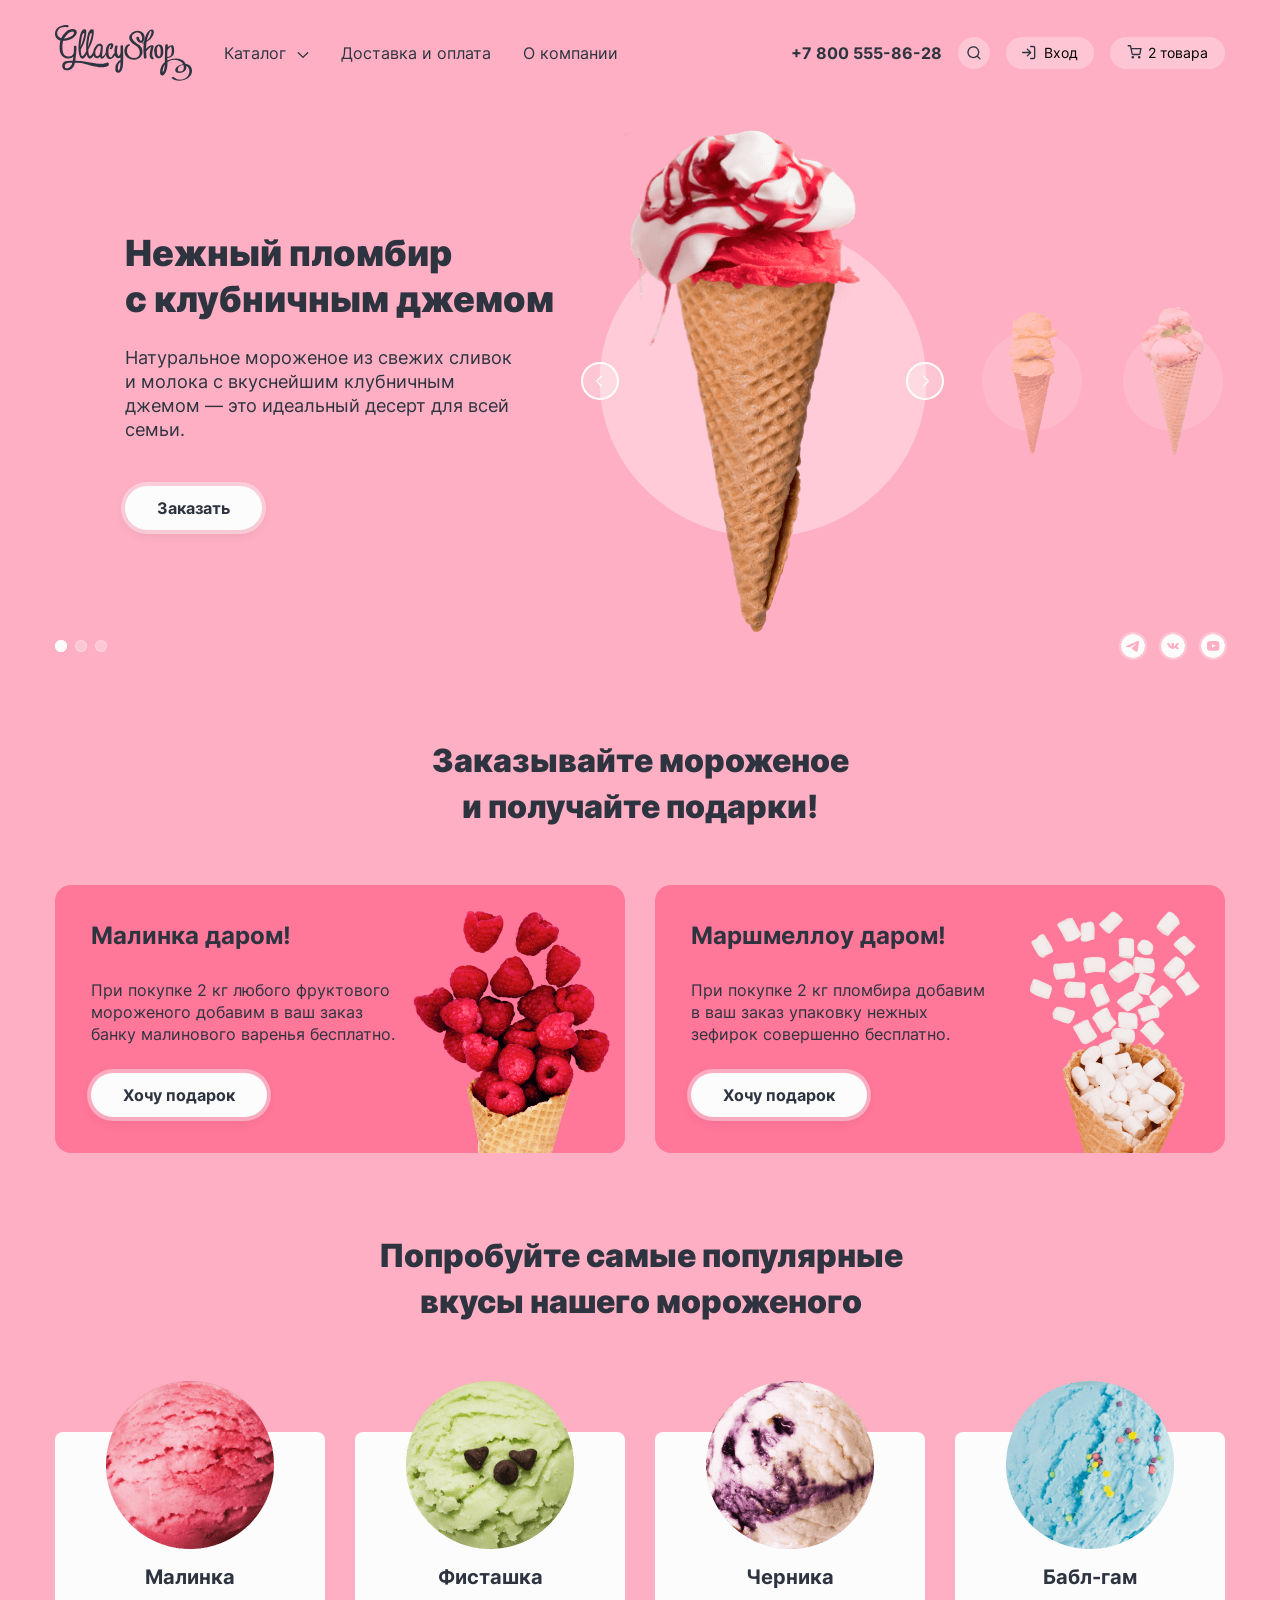
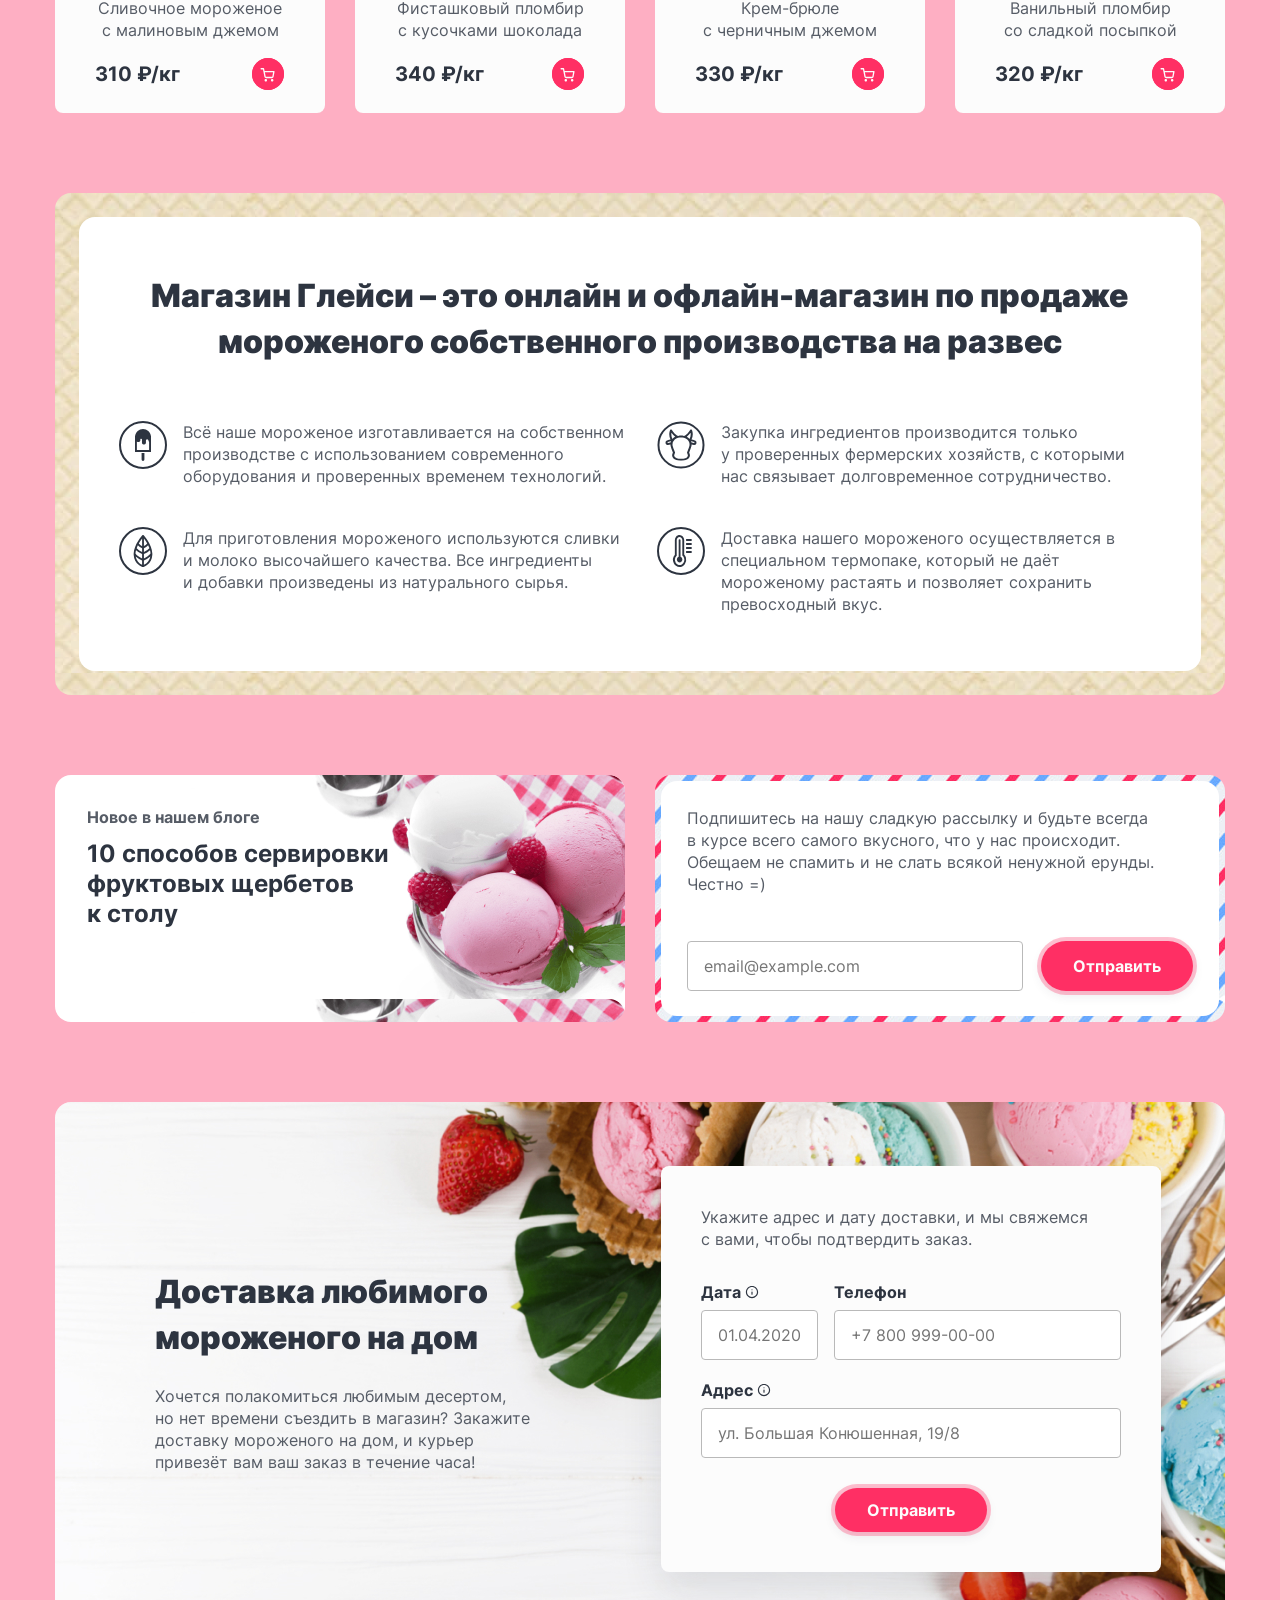
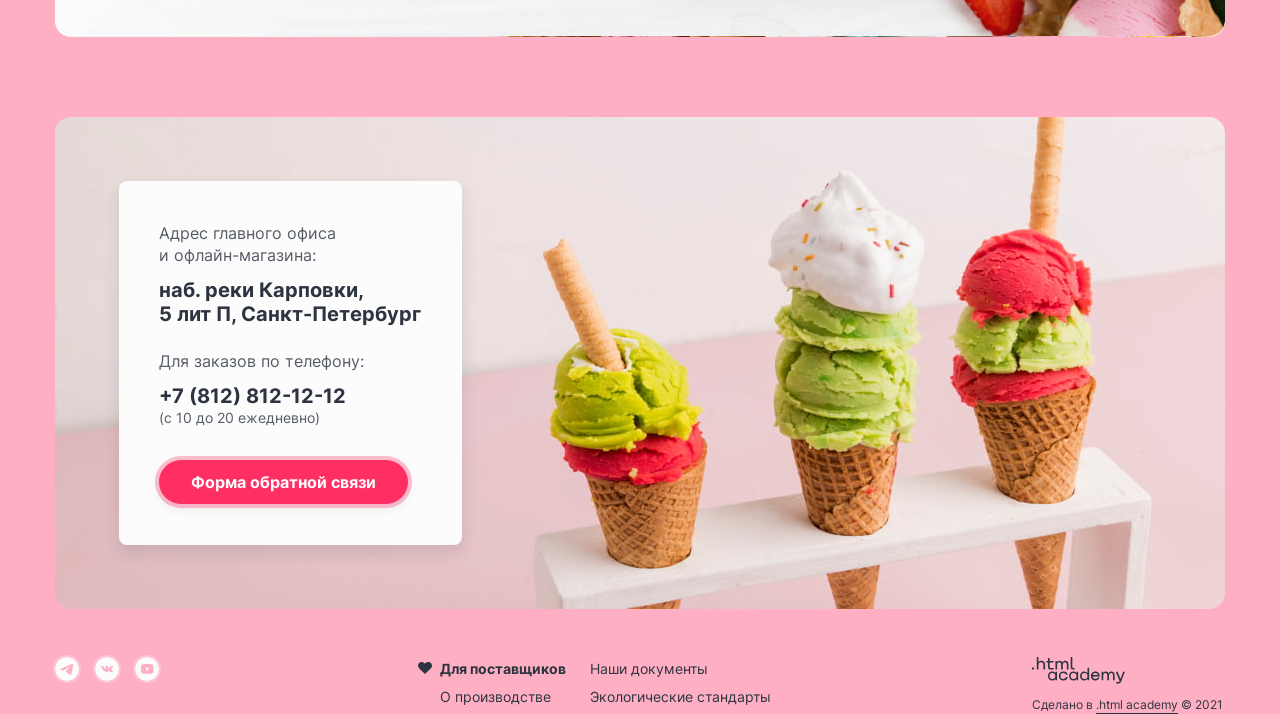
<file: index.html>
<!DOCTYPE html>
<html lang="ru">

  <head>
    <meta charset="utf-8">
    <title>HTML Academy: Магазин мороженого Глейси</title>
    <link rel="stylesheet" href="styles/styles.css">
    <link rel="icon" type="image/png" sizes="32x32" href="../project/images/favicon/favicon.png">
  </head>

  <body>
    <header class="main-header">
      <div class="header-container">
        <img class="header-logo" src="images/logo.svg" width="137" height="56" alt="Логотип Глейси.">
        <nav class="main-navigation" aria-label="основная">
          <ul class="navigation-list main-navigation-list">
            <li class="navigation-item">
              <a class="navigation-link navigation-link-svg-arrow" href="catalog.html">
                Каталог
                <svg class="link-svg-arrow-down" aria-hidden="true" focusable="false" xmlns="http://www.w3.org/2000/svg"
                  width="16" height="16" viewBox="0 0 16 16">
                  <path fill-rule="evenodd"
                    d="M3.808 6.195a.667.667 0 1 0-.943.943l4.66 4.66a.665.665 0 0 0 .95.006l.006-.005 4.66-4.66a.667.667 0 1 0-.943-.944L8.003 10.39 3.808 6.195Z"
                    clip-rule="evenodd" />
                </svg>
              </a>
              <div class="popover popover-catalog">
                <ul class="popover-catalog-list">
                  <li class="popover-catalog-item">
                    <a class="popover-catalog-link" href="#">Новинки</a>
                  </li>
                  <li class="popover-catalog-item">
                    <a class="popover-catalog-link" href="#">Сливочное</a>
                  </li>
                  <li class="popover-catalog-item">
                    <a class="popover-catalog-link" href="#">Щербеты</a>
                  </li>
                  <li class="popover-catalog-item">
                    <a class="popover-catalog-link" href="#">Фруктовый лед</a>
                  </li>
                  <li class="popover-catalog-item">
                    <a class="popover-catalog-link" href="#">Мелорин</a>
                  </li>
                </ul>

              </div>
            </li>
            <li class="navigation-item">
              <a class="navigation-link" href="delivery.html">
                Доставка и оплата
              </a>
            </li>
            <li class="navigation-item">
              <a class="navigation-link" href="about.html">
                О компании
              </a>
            </li>
          </ul>
          <ul class="navigation-list navigation-user">
            <li>
              <a class="contacts-phone" href="tel:+78005558628">
                +7 800 555-86-28
              </a>
            </li>
            <li class="navigation-item navigation-item-user">
              <button class="navigation-user-button user-button-search" type="button" aria-label="поиск по сайту">
                <svg class="navigation-icon-search" aria-hidden="true" focusable="false"
                  xmlns="http://www.w3.org/2000/svg" width="14" height="14" viewBox="0 0 14 14">
                  <path fill-rule="evenodd"
                    d="M1.663 6.188a4.667 4.667 0 1 1 8.028 3.237.674.674 0 0 0-.124.124 4.667 4.667 0 0 1-7.904-3.361Zm8.412 4.688a6 6 0 1 1 .943-.943l2.45 2.45a.667.667 0 1 1-.943.943l-2.45-2.45Z"
                    clip-rule="evenodd" />
                </svg>
              </button>
              <div class="popover popover-search">
                <div class="popover-content-search">
                  <form class="popover-search-form" action="https://echo.htmlacademy.ru/" method="get">
                    <label class="visually-hidden" for="search-form">Поиск</label>
                    <input class="field input-search invalid" id="search-form" type="search" name="search-text"
                      placeholder="Поиск по сайту" aria-label="введите поисковый запрс" maxlength="300">
                    <button class="visually-hidden" type="button">
                      <span class="visually-hidden"></span></button>
                  </form>
                </div>
              </div>
            </li>
            <li class="navigation-item navigation-item-user">
              <button class="navigation-user-button user-button-enter" type="button">
                <svg class="navigation-icon-enter" aria-hidden="true" focusable="false"
                  xmlns="http://www.w3.org/2000/svg" width="14" height="15" viewBox="0 0 14 15">
                  <path fill-rule="evenodd"
                    d="M8 1.5246A.6667.6667 0 0 1 8.6667.858h2.6666a1.9997 1.9997 0 0 1 2 2v9.3334a2 2 0 0 1-2 2H8.6667a.6667.6667 0 0 1 0-1.3334h2.6666A.6667.6667 0 0 0 12 12.1913V2.8579a.6664.6664 0 0 0-.6667-.6666H8.6667A.6667.6667 0 0 1 8 1.5246ZM4.8619 3.72a.6667.6667 0 0 1 .9428 0l3.3291 3.329a.6731.6731 0 0 1 .129.177.664.664 0 0 1 .0705.2987.6639.6639 0 0 1-.1998.4759l-3.3288 3.3288a.6667.6667 0 1 1-.9428-.9428L7.057 8.1913H.6668a.6667.6667 0 1 1 0-1.3334H7.057L4.862 4.6627a.6667.6667 0 0 1 0-.9428Z"
                    clip-rule="evenodd" />
                </svg>
                <span class="navigation-user-button-text">Вход</span>
              </button>
              <div class="popover popover-enter">
                <div class="popover-content-enter">
                  <h2 class="popover-title">Личный кабинет</h2>
                  <form class="popover-enter-form" action="https://echo.htmlacademy.ru/" method="post">
                    <label class="visually-hidden" for="auth-login">Логин</label>
                    <input class="field popover-field" id="auth-login" name="auth-login" type="email"
                      placeholder="email@example.com" aria-label="введите вашу почту" required>
                    <label class="visually-hidden" for="auth-password">Пароль</label>
                    <input class="field password-field" id="auth-password" name="auth-password" type="password"
                      placeholder="....." aria-label="введите ваш пароль" required>
                    <div class="link-decoration-button">
                      <button class="button" type="submit">
                        <span class="button-text">Войти</span>
                      </button>
                      <ul class="user-link-list">
                        <li class="user-link-item">
                          <a class="user-link" href="#">Забыли пароль?</a>
                        </li>
                        <li class="user-link-item">
                          <a class="user-link" href="#">Регистрация</a>
                        </li>
                      </ul>
                    </div>
                  </form>
                </div>
              </div>
            </li>
            <li class="navigation-item navigation-item-user">
              <button class="navigation-user-button user-button-basket" type="button" aria-label="корзина">
                <svg class="navigation-icon-basket" aria-hidden="true" focusable="false" width="15" height="14"
                  viewBox="0 0 15 14" xmlns="http://www.w3.org/2000/svg">
                  <path fill-rule="evenodd" clip-rule="evenodd"
                    d="M1.16667 0.107941C0.798477 0.107941 0.5 0.406418 0.5 0.774607C0.5 1.1428 0.798477 1.44127 1.16667 1.44127H2.93794L3.40537 3.77666C3.40821 3.79461 3.41176 3.81232 3.416 3.82976L4.38338 8.66309L4.3835 8.66365C4.46706 9.08366 4.69562 9.46093 5.02921 9.72948C5.36111 9.99666 5.77595 10.1393 6.20183 10.1328H11.8225C12.2484 10.1393 12.6633 9.99666 12.9952 9.72948C13.3289 9.46081 13.5575 9.08332 13.641 8.66309L13.641 8.6631L13.642 8.6581L14.5691 3.79666C14.6063 3.60149 14.5545 3.39989 14.4279 3.24681C14.3012 3.09372 14.1129 3.00511 13.9142 3.00511H4.61072L4.1381 0.643769C4.07574 0.332198 3.80215 0.107941 3.4844 0.107941H1.16667ZM5.69098 8.40238L4.87759 4.33844H13.1084L12.3328 8.4053C12.31 8.51782 12.2485 8.61884 12.1591 8.69085C12.0691 8.76329 11.9565 8.80177 11.841 8.79956L11.841 8.79943H11.8282H6.19614V8.79931L6.18337 8.79956C6.06787 8.80177 5.95528 8.76329 5.8653 8.69085C5.77531 8.61842 5.71368 8.51664 5.69117 8.40334L5.69098 8.40238ZM4.55739 12.3634C4.55739 11.6754 5.1151 11.1177 5.80307 11.1177C6.49105 11.1177 7.04876 11.6754 7.04876 12.3634C7.04876 13.0513 6.49105 13.6091 5.80307 13.6091C5.1151 13.6091 4.55739 13.0513 4.55739 12.3634ZM10.9307 12.3634C10.9307 11.6754 11.4884 11.1177 12.1764 11.1177C12.8644 11.1177 13.4221 11.6754 13.4221 12.3634C13.4221 13.0513 12.8644 13.6091 12.1764 13.6091C11.4884 13.6091 10.9307 13.0513 10.9307 12.3634Z"
                    fill="#2D3440" />
                </svg>
                <span class="navigation-user-button-text">2 товара</span>
              </button>
              <div class="popover popover-basket">
                <div class="popover-content-basket">
                  <h2 class="popover-title">Корзина</h2>
                  <ul class="popover-basket-list">
                    <li class="popover-basket-item">
                      <img class="popover-ice-cream-image" src="images/catalog/catalog-1.png" width="46" height="46"
                        alt="малиновое морожное.">
                      <div>
                        <h3 class="popover-ice-cream-title">
                          Малинка
                        </h3>
                        <p class="popover-ice-cream-description">
                          1 кг х 310 ₽
                        </p>
                      </div>
                      <span class="popover-ice-cream-price">310 ₽</span>
                      <button class="close-button" type="button">
                        <span class="visually-hidden">Удалить из корзины</span>
                      </button>
                    </li>
                    <li class="popover-basket-item">
                      <img class="popover-ice-cream-image" src="images/catalog/catalog-4.png" width="46" height="46"
                        alt="бабл-гам морожное.">
                      <div>
                        <h3 class="popover-ice-cream-title">
                          Бабл-гам
                        </h3>
                        <p class="popover-ice-cream-description">
                          1,5 кг х 320 ₽
                        </p>
                      </div>
                      <span class="popover-ice-cream-price">480 ₽</span>
                      <button class="close-button" type="button">
                        <span class="visually-hidden">Удалить из корзины</span>
                      </button>
                    </li>
                  </ul>
                  <div class="popover-decoration">
                    <button class="button" type="submit">
                      <span class="button-text">Оформить заказ</span>
                    </button>
                    <span class="popover-ice-cream-price">Итого: 790 ₽</span>
                  </div>
                </div>
              </div>
              <div class="popover popover-empty-basket">
                <div class="popover-content-empty-basket">
                  <h2 class="popover-title popover-title-centre">
                    Ваша корзина пока пуста
                  </h2>
                </div>
              </div>
            </li>
          </ul>
        </nav>
      </div>
    </header>

    <main class="main">

      <h1 class="visually-hidden">Магазин мороженого Глейси</h1>
      <div class="container">
        <section class="slider-ice-cream">
          <div class="slider-1  slider-open">
            <div class="slider-content">
              <h2 class="title-slider">
                Нежный пломбир
                с&nbsp;клубничным джемом
              </h2>
              <p class="slider-description">
                Натуральное мороженое из&nbsp;свежих сливок
                и&nbsp;молока с&nbsp;вкуснейшим клубничным джемом&nbsp;&mdash; это идеальный десерт для всей семьи.
              </p>
              <a class="button-type-link button-slider" href="#">Заказать</a>
            </div>
            <ol class="slider-image-list">
              <li class="slider-image-item slider-image-item-max">
                <img class="slider-image-ice-cream" src="images/slider/slider-1.png" width="327" height="507"
                  alt="Клубничное мороженое.">
                <div class="slider-prev-next">
                  <button class="slider-button-arrow slider-prev" type="button">
                    <span class="visually-hidden">Предыдущее фото</span>
                    <svg aria-hidden="true" focusable="false" xmlns="http://www.w3.org/2000/svg" width="16" height="16"
                      viewBox="0 0 16 16">
                      <path
                        d="M9.8 3.8a.66.66 0 1 0-.94-.94L4.2 7.53a.67.67 0 0 0 0 .94l4.67 4.67a.66.66 0 1 0 .94-.94L5.6 8l4.2-4.2Z"
                        clip-rule="evenodd" />
                    </svg>
                  </button>
                  <button class="slider-button-arrow slider-next" type="button">
                    <span class="visually-hidden">Следующее фото</span>
                    <svg aria-hidden="true" focusable="false" xmlns="http://www.w3.org/2000/svg" width="16" height="16"
                      viewBox="0 0 16 16">
                      <path
                        d="M7.14 2.86a.66.66 0 1 0-.95.95L10.4 8l-4.2 4.2a.67.67 0 0 0 .95.94l4.66-4.67a.66.66 0 0 0 0-.94L7.15 2.86Z"
                        clip-rule="evenodd" />
                    </svg>
                  </button>
                </div>
              </li>
              <li class="slider-image-item slider-image-item-mini">
                <img class="slider-image-ice-cream-mini" src="images/slider/slider-2.png" width="66" height="150"
                  alt="Банановое мороженое.">
              </li>
              <li class="slider-image-item slider-image-item-mini">
                <img class="slider-image-ice-cream-mini" src="images/slider/slider-3.png" width="66" height="150"
                  alt="Карамельное мороженое.">
              </li>
            </ol>
          </div>

          <div class="slider-2">
            <div class="slider-content">
              <h2 class="title-slider">
                Сливочное мороженое со вкусом банана
              </h2>
              <p class="slider-description">
                Сливочное мороженное с ярким банановым вкусом подарит вам свежесть и наслаждение даже в самый жаркий
                летний день.
              </p>
              <a class="button-type-link button-slider" href="#">Заказать</a>
            </div>
            <ol class="slider-image-list">
              <li class="slider-image-item slider-2-image-item-max">
                <img class="slider-image-ice-cream" src="images/slider/slider-2.png" width="312" height="507"
                  alt="Банановое мороженое.">
                <div class="slider-prev-next">
                  <button class="slider-button-arrow slider-prev" type="button">
                    <span class="visually-hidden">Предыдущее фото</span>
                    <svg aria-hidden="true" focusable="false" xmlns="http://www.w3.org/2000/svg" width="16" height="16"
                      viewBox="0 0 16 16">
                      <path
                        d="M9.8 3.8a.66.66 0 1 0-.94-.94L4.2 7.53a.67.67 0 0 0 0 .94l4.67 4.67a.66.66 0 1 0 .94-.94L5.6 8l4.2-4.2Z"
                        clip-rule="evenodd" />
                    </svg>
                  </button>
                  <button class="slider-button-arrow slider-next" type="button">
                    <span class="visually-hidden">Следующее фото</span>
                    <svg aria-hidden="true" focusable="false" xmlns="http://www.w3.org/2000/svg" width="16" height="16"
                      viewBox="0 0 16 16">
                      <path
                        d="M7.14 2.86a.66.66 0 1 0-.95.95L10.4 8l-4.2 4.2a.67.67 0 0 0 .95.94l4.66-4.67a.66.66 0 0 0 0-.94L7.15 2.86Z"
                        clip-rule="evenodd" />
                    </svg>
                  </button>
                </div>
              </li>
              <li class="slider-image-item slider-image-item-mini">
                <img class="slider-image-ice-cream-mini" src="images/slider/slider-3.png" width="66" height="150"
                  alt="Карамельное мороженое.">
              </li>
              <li class="slider-image-item slider-image-item-mini">
                <img class="slider-image-ice-cream-mini" src="images/slider/slider-1.png" width="66" height="150"
                  alt="Карамельное мороженое.">
              </li>
            </ol>
          </div>

          <div class="slider-3">
            <div class="slider-content">
              <h2 class="title-slider">
                Карамельный пломбир
                с&nbsp;маршмеллоу
              </h2>
              <p class="slider-description">
                Необычный сладкий десерт с&nbsp;карамельным топпингом и&nbsp;кусочками зефира завоюет <br> сердца
                сладкоежек всех возрастов.
              </p>
              <a class="button-type-link button-slider" href="#">Заказать</a>
            </div>
            <ol class="slider-image-list">
              <li class="slider-image-item slider-3-image-item-max">
                <img class="slider-image-ice-cream" src="images/slider/slider-3.png" width="350" height="507"
                  alt="Карамельное мороженое.">
                <div class="slider-3-prev-next">
                  <button class="slider-button-arrow slider-prev" type="button">
                    <span class="visually-hidden">Предыдущее фото</span>
                    <svg aria-hidden="true" focusable="false" xmlns="http://www.w3.org/2000/svg" width="16" height="16"
                      viewBox="0 0 16 16">
                      <path
                        d="M9.8 3.8a.66.66 0 1 0-.94-.94L4.2 7.53a.67.67 0 0 0 0 .94l4.67 4.67a.66.66 0 1 0 .94-.94L5.6 8l4.2-4.2Z"
                        clip-rule="evenodd" />
                    </svg>
                  </button>
                  <button class="slider-button-arrow slider-next" type="button">
                    <span class="visually-hidden">Следующее фото</span>
                    <svg aria-hidden="true" focusable="false" xmlns="http://www.w3.org/2000/svg" width="16" height="16"
                      viewBox="0 0 16 16">
                      <path
                        d="M7.14 2.86a.66.66 0 1 0-.95.95L10.4 8l-4.2 4.2a.67.67 0 0 0 .95.94l4.66-4.67a.66.66 0 0 0 0-.94L7.15 2.86Z"
                        clip-rule="evenodd" />
                    </svg>
                  </button>
                </div>
              </li>
              <li class="slider-image-item slider-image-item-mini">
                <img class="slider-image-ice-cream-mini" src="images/slider/slider-1.png" width="66" height="150"
                  alt="Банановое мороженое.">
              </li>
              <li class="slider-image-item slider-image-item-mini">
                <img class="slider-image-ice-cream-mini" src="images/slider/slider-2.png" width="66" height="150"
                  alt="Карамельное мороженое.">
              </li>
            </ol>
          </div>


          <div class="slider-icons">
            <ol class="slider-bullet">
              <li class="slider-bullet-item">
                <button class="slider-bullet-button current" type="button">
                  <span class="visually-hidden">1 слайдер</span>
                </button>
              </li>
              <li class="slider-bullet-item">
                <button class="slider-bullet-button" type="button">
                  <span class="visually-hidden">2 слайдер</span>
                </button>
              </li>
              <li class="slider-bullet-item">
                <button class="slider-bullet-button" type="button">
                  <span class="visually-hidden">3 слайдер</span>
                </button>
              </li>
            </ol>
            <ul class="slider-social">
              <li class="social-item slider-social-item">
                <a class="social-button" href="https://t.me/htmlacademy">
                  <svg class="social-button-svg" aria-hidden="true" focusable="false" width="24" height="24"
                    viewBox="0 0 24 24" fill="none" xmlns="http://www.w3.org/2000/svg">
                    <rect class="rect-social-svg" width="24" height="24" rx="12" fill="#FCFCFC" />
                    <path class="path-social-svg" fill-rule="evenodd" clip-rule="evenodd"
                      d="M12.89 8.64004C11.73 9.12004 9.39 10.13 5.89 11.64C5.29667 11.88 5 12.1034 5 12.31C5 12.68 5.42 12.82 6 13.02L6.26 13.1C6.86475 13.3167 7.49207 13.4643 8.13 13.54C8.60264 13.5188 9.05696 13.351 9.43 13.06C12.7 10.86 14.43 9.74004 14.49 9.72004C14.5288 9.70067 14.5716 9.69059 14.615 9.69059C14.6584 9.69059 14.7012 9.70067 14.74 9.72004C14.7853 9.74885 14.8192 9.79263 14.8356 9.84377C14.852 9.89492 14.8501 9.9502 14.83 10C13.9602 10.9471 13.0353 11.842 12.06 12.68L11.53 13.18L11.24 13.46C10.67 14.01 10.24 14.46 11.24 15.09L12.54 16C12.97 16.29 13.39 16.58 13.95 16.94L14.35 17.22C14.756 17.6066 15.2897 17.8307 15.85 17.85C16.17 17.85 16.5 17.51 16.67 16.62C17.06 14.44 17.85 9.84004 18 7.94004C18.0152 7.78374 18.0152 7.62634 18 7.47004C17.9825 7.34391 17.9225 7.22751 17.83 7.14004C17.6947 7.04731 17.5341 6.99843 17.37 7.00004C16.92 7.00004 16.23 7.25004 12.89 8.64004Z"
                      fill="#FEAFC3" />
                  </svg>
                  <span class="visually-hidden">Телеграмм</span>
                </a>
              </li>
              <li class="social-item slider-social-item">
                <a class="social-button" href="https://vk.com/htmlacademy">
                  <svg class="social-button-svg" aria-hidden="true" focusable="false" width="24" height="24"
                    viewBox="0 0 24 24" fill="none" xmlns="http://www.w3.org/2000/svg">
                    <rect class="rect-social-svg" width="24" height="24" rx="12" fill="#FCFCFC" />
                    <path class="path-social-svg" fill-rule="evenodd" clip-rule="evenodd"
                      d="M12.59 15.0147H11.87C10.7575 15.0111 9.68685 14.59 8.87 13.8347C7.70808 12.5977 6.74042 11.1917 6 9.66466C6 9.66466 6 9.48466 6 9.39466C6 9.30466 6.39 9.28466 6.39 9.28466H8.11C8.20481 9.29763 8.29637 9.32815 8.38 9.37466C8.4457 9.41962 8.49763 9.48193 8.53 9.55466C8.72029 9.95874 8.93745 10.3496 9.18 10.7247C9.89 11.8047 10.23 12.0147 10.47 11.9347C10.71 11.8547 10.72 10.3947 10.72 10.3947C10.7236 10.1463 10.6615 9.90134 10.54 9.68466C10.3926 9.5455 10.2021 9.46083 10 9.44466C9.9 9.44466 10.06 9.23466 10.26 9.15466C10.7513 9.02035 11.2624 8.97297 11.77 9.01466C12.0517 9.00835 12.3332 9.03181 12.61 9.08466C13.07 9.18466 13.05 9.49466 13.02 10.1647C13.02 10.3547 13.02 10.5947 13.02 10.8547V11.0147C13.02 11.3547 13.02 11.7447 13.25 11.8947C13.48 12.0447 13.7 11.8947 14.51 10.7047C14.7567 10.3234 14.9708 9.92196 15.15 9.50466C15.19 9.43681 15.2447 9.37873 15.31 9.33466C15.389 9.31666 15.471 9.31666 15.55 9.33466H17.35C17.35 9.33466 17.89 9.28466 17.98 9.49466C18.07 9.70466 17.78 10.1947 17 11.0147C16.22 11.8347 16 12.1347 16 12.3947C16 12.6547 16.24 12.7747 16.67 13.1147C17.1283 13.4451 17.5273 13.8509 17.85 14.3147C18.25 14.8947 17.41 14.9347 17.41 14.9347L15.85 15.0147C15.5674 15.0351 15.2861 14.9613 15.05 14.8047C14.7964 14.6336 14.5647 14.4321 14.36 14.2047C14.03 13.8747 13.71 13.5547 13.45 13.6347C13 13.7547 13.01 14.6347 13.01 14.6347C13.0147 14.7358 12.9828 14.8352 12.92 14.9147C12.8204 14.9758 12.7068 15.0102 12.59 15.0147Z"
                      fill="#FEAFC3" />
                  </svg>
                  <span class="visually-hidden">ВК</span>
                </a>
              </li>
              <li class="social-item slider-social-item">
                <a class="social-button" href="https://www.youtube.com/user/htmlacademyru">
                  <svg class="social-button-svg" aria-hidden="true" focusable="false" width="24" height="24"
                    viewBox="0 0 24 24" fill="none" xmlns="http://www.w3.org/2000/svg">
                    <rect class="rect-social-svg" width="24" height="24" rx="12" fill="#FCFCFC" />
                    <path class="path-social-svg"
                      d="M14.25 11.67L11.45 10.36C11.4036 10.3285 11.349 10.3112 11.2929 10.3101C11.2368 10.309 11.1816 10.3242 11.134 10.3538C11.0864 10.3834 11.0484 10.4262 11.0246 10.477C11.0008 10.5278 10.9923 10.5844 11 10.64V13.11C10.9923 13.1656 11.0008 13.2222 11.0246 13.273C11.0484 13.3238 11.0864 13.3666 11.134 13.3962C11.1816 13.4258 11.2368 13.441 11.2929 13.4399C11.349 13.4388 11.4036 13.4215 11.45 13.39L14.25 12.08C14.5 12 14.5 11.78 14.25 11.67ZM12.25 16.75C6.11 16.75 6 16.2 6 11.88C6 7.56 6.11 7 12.25 7C18.39 7 18.5 7.55 18.5 11.88C18.5 16.21 18.39 16.75 12.25 16.75Z"
                      fill="#FEAFC3" />
                  </svg>
                  <span class="visually-hidden">Ютуб</span>
                </a>
              </li>
            </ul>
          </div>
        </section>
      </div>

      <div class="container">
        <article class="present-ice-cream">
          <h2 class="title title-center title-present">
            Заказывайте мороженое и получайте подарки!
          </h2>
          <ul class="present-list">
            <li class="present-item present-item-raspberries">
              <div class="present-content">
                <h3 class="present-title">
                  Малинка даром!
                </h3>
                <p class="present-description">
                  При покупке 2&nbsp;кг любого фруктового мороженого добавим в&nbsp;ваш заказ банку малинового варенья
                  бесплатно.
                </p>
                <a class="button-type-link present-button-link" href="#">Хочу подарок</a>
              </div>
            </li>
            <li class="present-item present-item-marshmallow">
              <div class="present-content">
                <h3 class="present-title">
                  Маршмеллоу даром!
                </h3>
                <p class="present-description">При покупке 2&nbsp;кг пломбира добавим в&nbsp;ваш заказ упаковку нежных
                  зефирок совершенно бесплатно.</p>
                <a class="button-type-link present-button-link" href="#">Хочу подарок</a>
              </div>
            </li>
          </ul>
        </article>
      </div>

      <div class="container">
        <article class="hit-ice-cream">
          <h2 class="title title-center title-hit-ice">
            Попробуйте самые популярные вкусы нашего мороженого
          </h2>
          <ul class="ice-cream-list">
            <li class="ice-cream-item">
              <div class="ice-cream-background">
                <img class="ice-cream-image" src="images/catalog/catalog-1.png" width="168" height="168"
                  alt="малиновое мороженое.">
                <h3 class="ice-cream-title">
                  Малинка
                </h3>
                <p class="ice-cream-description">
                  Сливочное мороженое с малиновым джемом
                </p>
                <div class="price-and-button">
                  <span class="ice-cream-price">310 ₽/кг</span>
                  <button class="basket-user-button" type="button" aria-label="добавить в корзину">
                    <svg class="ice-cream-svg" aria-hidden="true" focusable="false" width="15" height="14"
                      viewBox="0 0 15 14" xmlns="http://www.w3.org/2000/svg">
                      <path
                        d="M1.16667 0.107941C0.798477 0.107941 0.5 0.406418 0.5 0.774607C0.5 1.1428 0.798477 1.44127 1.16667 1.44127H2.93794L3.40537 3.77666C3.40821 3.79461 3.41176 3.81232 3.416 3.82976L4.38338 8.66309L4.3835 8.66365C4.46706 9.08366 4.69562 9.46093 5.02921 9.72948C5.36111 9.99666 5.77595 10.1393 6.20183 10.1328H11.8225C12.2484 10.1393 12.6633 9.99666 12.9952 9.72948C13.3289 9.46081 13.5575 9.08332 13.641 8.66309L13.641 8.6631L13.642 8.6581L14.5691 3.79666C14.6063 3.60149 14.5545 3.39989 14.4279 3.24681C14.3012 3.09372 14.1129 3.00511 13.9142 3.00511H4.61072L4.1381 0.643769C4.07574 0.332198 3.80215 0.107941 3.4844 0.107941H1.16667ZM5.69098 8.40238L4.87759 4.33844H13.1084L12.3328 8.4053C12.31 8.51782 12.2485 8.61884 12.1591 8.69085C12.0691 8.76329 11.9565 8.80177 11.841 8.79956L11.841 8.79943H11.8282H6.19614V8.79931L6.18337 8.79956C6.06787 8.80177 5.95528 8.76329 5.8653 8.69085C5.77531 8.61842 5.71368 8.51664 5.69117 8.40334L5.69098 8.40238ZM4.55739 12.3634C4.55739 11.6754 5.1151 11.1177 5.80307 11.1177C6.49105 11.1177 7.04876 11.6754 7.04876 12.3634C7.04876 13.0513 6.49105 13.6091 5.80307 13.6091C5.1151 13.6091 4.55739 13.0513 4.55739 12.3634ZM10.9307 12.3634C10.9307 11.6754 11.4884 11.1177 12.1764 11.1177C12.8644 11.1177 13.4221 11.6754 13.4221 12.3634C13.4221 13.0513 12.8644 13.6091 12.1764 13.6091C11.4884 13.6091 10.9307 13.0513 10.9307 12.3634Z" />
                    </svg>
                  </button>
                </div>
              </div>
            </li>
            <li class="ice-cream-item">
              <div class="ice-cream-background">
                <img class="ice-cream-image" src="images/catalog/catalog-2.png" width="168" height="168"
                  alt="фисташковое мороженое.">
                <h3 class="ice-cream-title">
                  Фисташка
                </h3>
                <p class="ice-cream-description">
                  Фисташковый пломбир с кусочками шоколада
                </p>
                <div class="price-and-button">
                  <span class="ice-cream-price">340 ₽/кг</span>
                  <button class="basket-user-button" type="button" aria-label="добавить в корзину">
                    <svg class="ice-cream-svg" aria-hidden="true" focusable="false" width="15" height="14"
                      viewBox="0 0 15 14" xmlns="http://www.w3.org/2000/svg">
                      <path
                        d="M1.16667 0.107941C0.798477 0.107941 0.5 0.406418 0.5 0.774607C0.5 1.1428 0.798477 1.44127 1.16667 1.44127H2.93794L3.40537 3.77666C3.40821 3.79461 3.41176 3.81232 3.416 3.82976L4.38338 8.66309L4.3835 8.66365C4.46706 9.08366 4.69562 9.46093 5.02921 9.72948C5.36111 9.99666 5.77595 10.1393 6.20183 10.1328H11.8225C12.2484 10.1393 12.6633 9.99666 12.9952 9.72948C13.3289 9.46081 13.5575 9.08332 13.641 8.66309L13.641 8.6631L13.642 8.6581L14.5691 3.79666C14.6063 3.60149 14.5545 3.39989 14.4279 3.24681C14.3012 3.09372 14.1129 3.00511 13.9142 3.00511H4.61072L4.1381 0.643769C4.07574 0.332198 3.80215 0.107941 3.4844 0.107941H1.16667ZM5.69098 8.40238L4.87759 4.33844H13.1084L12.3328 8.4053C12.31 8.51782 12.2485 8.61884 12.1591 8.69085C12.0691 8.76329 11.9565 8.80177 11.841 8.79956L11.841 8.79943H11.8282H6.19614V8.79931L6.18337 8.79956C6.06787 8.80177 5.95528 8.76329 5.8653 8.69085C5.77531 8.61842 5.71368 8.51664 5.69117 8.40334L5.69098 8.40238ZM4.55739 12.3634C4.55739 11.6754 5.1151 11.1177 5.80307 11.1177C6.49105 11.1177 7.04876 11.6754 7.04876 12.3634C7.04876 13.0513 6.49105 13.6091 5.80307 13.6091C5.1151 13.6091 4.55739 13.0513 4.55739 12.3634ZM10.9307 12.3634C10.9307 11.6754 11.4884 11.1177 12.1764 11.1177C12.8644 11.1177 13.4221 11.6754 13.4221 12.3634C13.4221 13.0513 12.8644 13.6091 12.1764 13.6091C11.4884 13.6091 10.9307 13.0513 10.9307 12.3634Z" />
                    </svg>
                  </button>
                </div>
              </div>
            </li>
            <li class="ice-cream-item">
              <div class="ice-cream-background">
                <img class="ice-cream-image" src="images/catalog/catalog-3.png" width="168" height="168"
                  alt="черничное мороженое.">
                <h3 class="ice-cream-title">
                  Черника
                </h3>
                <p class="ice-cream-description">
                  Крем-брюле
                  с&nbsp;черничным джемом
                </p>
                <div class="price-and-button">
                  <span class="ice-cream-price">330 ₽/кг</span>
                  <button class="basket-user-button" type="button" aria-label="добавить в корзину">
                    <svg class="ice-cream-svg" aria-hidden="true" focusable="false" width="15" height="14"
                      viewBox="0 0 15 14" xmlns="http://www.w3.org/2000/svg">
                      <path
                        d="M1.16667 0.107941C0.798477 0.107941 0.5 0.406418 0.5 0.774607C0.5 1.1428 0.798477 1.44127 1.16667 1.44127H2.93794L3.40537 3.77666C3.40821 3.79461 3.41176 3.81232 3.416 3.82976L4.38338 8.66309L4.3835 8.66365C4.46706 9.08366 4.69562 9.46093 5.02921 9.72948C5.36111 9.99666 5.77595 10.1393 6.20183 10.1328H11.8225C12.2484 10.1393 12.6633 9.99666 12.9952 9.72948C13.3289 9.46081 13.5575 9.08332 13.641 8.66309L13.641 8.6631L13.642 8.6581L14.5691 3.79666C14.6063 3.60149 14.5545 3.39989 14.4279 3.24681C14.3012 3.09372 14.1129 3.00511 13.9142 3.00511H4.61072L4.1381 0.643769C4.07574 0.332198 3.80215 0.107941 3.4844 0.107941H1.16667ZM5.69098 8.40238L4.87759 4.33844H13.1084L12.3328 8.4053C12.31 8.51782 12.2485 8.61884 12.1591 8.69085C12.0691 8.76329 11.9565 8.80177 11.841 8.79956L11.841 8.79943H11.8282H6.19614V8.79931L6.18337 8.79956C6.06787 8.80177 5.95528 8.76329 5.8653 8.69085C5.77531 8.61842 5.71368 8.51664 5.69117 8.40334L5.69098 8.40238ZM4.55739 12.3634C4.55739 11.6754 5.1151 11.1177 5.80307 11.1177C6.49105 11.1177 7.04876 11.6754 7.04876 12.3634C7.04876 13.0513 6.49105 13.6091 5.80307 13.6091C5.1151 13.6091 4.55739 13.0513 4.55739 12.3634ZM10.9307 12.3634C10.9307 11.6754 11.4884 11.1177 12.1764 11.1177C12.8644 11.1177 13.4221 11.6754 13.4221 12.3634C13.4221 13.0513 12.8644 13.6091 12.1764 13.6091C11.4884 13.6091 10.9307 13.0513 10.9307 12.3634Z" />
                    </svg>
                  </button>
                </div>
              </div>
            </li>
            <li class="ice-cream-item">
              <div class="ice-cream-background">
                <img class="ice-cream-image" src="images/catalog/catalog-4.png" width="168" height="168"
                  alt="бабл-гам мороженое.">
                <h3 class="ice-cream-title">
                  Бабл-гам
                </h3>
                <p class="ice-cream-description">
                  Ванильный пломбир
                  со&nbsp;сладкой посыпкой
                </p>
                <div class="price-and-button">
                  <span class="ice-cream-price">320 ₽/кг</span>
                  <button class="basket-user-button" type="button" aria-label="добавить в корзину">
                    <svg class="ice-cream-svg" aria-hidden="true" focusable="false" width="15" height="14"
                      viewBox="0 0 15 14" xmlns="http://www.w3.org/2000/svg">
                      <path
                        d="M1.16667 0.107941C0.798477 0.107941 0.5 0.406418 0.5 0.774607C0.5 1.1428 0.798477 1.44127 1.16667 1.44127H2.93794L3.40537 3.77666C3.40821 3.79461 3.41176 3.81232 3.416 3.82976L4.38338 8.66309L4.3835 8.66365C4.46706 9.08366 4.69562 9.46093 5.02921 9.72948C5.36111 9.99666 5.77595 10.1393 6.20183 10.1328H11.8225C12.2484 10.1393 12.6633 9.99666 12.9952 9.72948C13.3289 9.46081 13.5575 9.08332 13.641 8.66309L13.641 8.6631L13.642 8.6581L14.5691 3.79666C14.6063 3.60149 14.5545 3.39989 14.4279 3.24681C14.3012 3.09372 14.1129 3.00511 13.9142 3.00511H4.61072L4.1381 0.643769C4.07574 0.332198 3.80215 0.107941 3.4844 0.107941H1.16667ZM5.69098 8.40238L4.87759 4.33844H13.1084L12.3328 8.4053C12.31 8.51782 12.2485 8.61884 12.1591 8.69085C12.0691 8.76329 11.9565 8.80177 11.841 8.79956L11.841 8.79943H11.8282H6.19614V8.79931L6.18337 8.79956C6.06787 8.80177 5.95528 8.76329 5.8653 8.69085C5.77531 8.61842 5.71368 8.51664 5.69117 8.40334L5.69098 8.40238ZM4.55739 12.3634C4.55739 11.6754 5.1151 11.1177 5.80307 11.1177C6.49105 11.1177 7.04876 11.6754 7.04876 12.3634C7.04876 13.0513 6.49105 13.6091 5.80307 13.6091C5.1151 13.6091 4.55739 13.0513 4.55739 12.3634ZM10.9307 12.3634C10.9307 11.6754 11.4884 11.1177 12.1764 11.1177C12.8644 11.1177 13.4221 11.6754 13.4221 12.3634C13.4221 13.0513 12.8644 13.6091 12.1764 13.6091C11.4884 13.6091 10.9307 13.0513 10.9307 12.3634Z" />
                    </svg>
                  </button>
                </div>
              </div>
            </li>
          </ul>
        </article>
      </div>

      <div class="container">
        <section class="shop-ice-cream">
          <div class="container-shop">
            <h2 class="title title-center title-shop">
              Магазин Глейси – это онлайн и офлайн-магазин по продаже мороженого
              собственного производства на развес
            </h2>
            <ul class="shop-list">
              <li class="shop-item shop-item-ice-cream">
                <p class="shop-description">
                  Всё наше мороженое изготавливается на собственном производстве с использованием современного
                  оборудования и проверенных временем технологий.
                </p>
              </li>
              <li class="shop-item shop-item-cow">
                <p class="shop-description">
                  Закупка ингредиентов производится только
                  у&nbsp;проверенных фермерских хозяйств, с&nbsp;которыми <br>
                  нас связывает долговременное сотрудничество.
                </p>
              </li>
              <li class="shop-item shop-item-leaf">
                <p class="shop-description">
                  Для приготовления мороженого используются сливки и&nbsp;молоко высочайшего качества. Все ингредиенты
                  и&nbsp;добавки произведены из&nbsp;натурального сырья.
                </p>
              </li>
              <li class="shop-item shop-item-thermometer">
                <p class="shop-description">
                  Доставка нашего мороженого осуществляется в специальном термопаке,
                  который не даёт мороженому растаять и позволяет сохранить превосходный вкус.
                </p>
              </li>
            </ul>
          </div>
        </section>
      </div>

      <div class="index-columns container">
        <article class="news">
          <div class="container-news">
            <h3 class="news-title">Новое в нашем блоге</h3>
            <a class="news-link" href="#">
              10&nbsp;способов сервировки фруктовых щербетов
              к&nbsp;столу
            </a>
          </div>
        </article>

        <section class="subscription">
          <div class="container-subscription">
            <h3 class="visually-hidden">Подписка на рассылку</h3>
            <p class="subscription-description">
              Подпишитесь на&nbsp;нашу сладкую рассылку и&nbsp;будьте всегда
              в&nbsp;курсе всего самого вкусного, что у&nbsp;нас происходит. Обещаем не&nbsp;спамить
              и&nbsp;не&nbsp;слать всякой ненужной ерунды. Честно =)
            </p>
            <form class="subscription-form" action="https://echo.htmlacademy.ru/" method="post">
              <label class="visually-hidden" for="subscription-email">Email</label>
              <input class="rield field" id="subscription-email" type="email" placeholder="email@example.com"
                name="subscription-mail" aria-label="введите вашу почту" required>
              <button class="button button-subscription" type="submit">
                <span class="button-text">Отправить</span>
              </button>
            </form>
          </div>
        </section>
      </div>

      <div class="container">
        <section class="delivery">
          <div class="container-delivery">
            <div class="delivery-title-description">
              <h2 class="title title-delivery">Доставка любимого мороженого на дом</h2>
              <p class="delivery-description">
                Хочется полакомиться любимым десертом, но&nbsp;нет времени съездить в&nbsp;магазин? Закажите доставку
                мороженого на&nbsp;дом, и&nbsp;курьер привезёт вам ваш заказ в&nbsp;течение часа!
              </p>
            </div>
            <div class="delivery-content">
              <p class="delivery-description">
                Укажите адрес и&nbsp;дату доставки, и&nbsp;мы&nbsp;свяжемся с&nbsp;вами, чтобы подтвердить заказ.
              </p>
              <form class="delivery-form" action="https://echo.htmlacademy.ru/" method="post">
                <p class="label-text">
                  <span class="form-label">
                    <label class="form-label" for="delivery-data">
                      Дата
                    </label>
                    <span class="tooltip">
                      <button class="tooltip-button" type="button" aria-labelledby="tooltip-label-date">
                        <svg class="tooltip-icon" xmlns="http://www.w3.org/2000/svg" width="16" height="16" fill="none"
                          viewBox="0 0 16 16">
                          <path fill-rule="evenodd"
                            d="M8.0003 2.3333c-3.1298 0-5.667 2.5372-5.667 5.667 0 3.1297 2.5372 5.6669 5.667 5.6669 3.1297 0 5.6669-2.5372 5.6669-5.667 0-3.1297-2.5372-5.6669-5.667-5.6669ZM1 8.0003C1 4.134 4.1341 1 8.0003 1c3.8661 0 7.0002 3.1341 7.0002 7.0003 0 3.8661-3.1341 7.0002-7.0002 7.0002C4.134 15.0005 1 11.8664 1 8.0003Zm7-.667A.6667.6667 0 0 1 8.6668 8v2.5334a.6667.6667 0 1 1-1.3333 0V8A.6667.6667 0 0 1 8 7.3333ZM8 4.8a.6667.6667 0 1 0 0 1.3333h.0067a.6667.6667 0 0 0 0-1.3333h-.0066Z"
                            clip-rule="evenodd" />
                        </svg>
                      </button>
                      <span class="tooltip-text" role="tooltip" id="tooltip-label-date">
                        Укажите желаемую дату и время доставки
                      </span>
                    </span>
                  </span>
                  <input class="field" type="text" id="delivery-data" name="delivery-data" placeholder="01.04.2020"
                    required>
                </p>
                <p class="label-text">
                  <label class="form-label" for="delivery-phone">
                    Телефон
                  </label>
                  <input class="field" type="tel" id="delivery-phone" name="delivery-phone"
                    placeholder="+7 800 999-00-00" required>
                </p>
                <p class="label-text form-label-address">
                  <span class="form-label">
                    <label class="form-label" for="delivery-address">
                      Адрес
                    </label>
                    <span class="tooltip">
                      <button class="tooltip-button" type="button" aria-labelledby="tooltip-label-address">
                        <svg class="tooltip-icon" xmlns="http://www.w3.org/2000/svg" width="16" height="16" fill="none"
                          viewBox="0 0 16 16">
                          <path fill-rule="evenodd"
                            d="M8.0003 2.3333c-3.1298 0-5.667 2.5372-5.667 5.667 0 3.1297 2.5372 5.6669 5.667 5.6669 3.1297 0 5.6669-2.5372 5.6669-5.667 0-3.1297-2.5372-5.6669-5.667-5.6669ZM1 8.0003C1 4.134 4.1341 1 8.0003 1c3.8661 0 7.0002 3.1341 7.0002 7.0003 0 3.8661-3.1341 7.0002-7.0002 7.0002C4.134 15.0005 1 11.8664 1 8.0003Zm7-.667A.6667.6667 0 0 1 8.6668 8v2.5334a.6667.6667 0 1 1-1.3333 0V8A.6667.6667 0 0 1 8 7.3333ZM8 4.8a.6667.6667 0 1 0 0 1.3333h.0067a.6667.6667 0 0 0 0-1.3333h-.0066Z"
                            clip-rule="evenodd" />
                        </svg>
                      </button>
                      <span class="tooltip-text" role="tooltip" id="tooltip-label-address">
                        Введите название улицы, дома и квартиры
                      </span>
                    </span>
                  </span>
                  <input class="field" type="text" id="delivery-address" name="delivery-address"
                    placeholder="ул. Большая Конюшенная, 19/8" required>
                </p>
                <button class="button button-delivery" type="submit">Отправить</button>
              </form>
            </div>
          </div>
        </section>
      </div>

      <div class="container">
        <section class="contacts">
          <div class="container-contacts">
            <h2 class="visually-hidden">Контакты магазина</h2>
            <dl class="contacts-list">
              <dt class="contacts-text">Адрес главного офиса <br> и офлайн-магазина:</dt>
              <dd class="contacts-address">
                <address class="contacts-address-text">
                  наб. реки Карповки,<br> 5 лит П, Санкт-Петербург
                </address>
              </dd>
              <dt class="contacts-text">Для заказов по телефону:</dt>
              <dd class="contacts-telephone">
                <a class="contacts-telephone-text" href="tel:+78128121212">+7 (812) 812-12-12</a>
                <span class="contacts-time">(с 10 до 20 ежедневно)</span>
              </dd>
            </dl>
            <button class="button button-contacts" type="button">
              <span class="button-feedback-text">Форма обратной связи</span>
            </button>
          </div>
        </section>
      </div>

    </main>

    <footer class="page-footer">
      <div class="container-page-footer">
        <ul class="social">
          <li class="social-item footer-social-item">
            <a class="social-button" href="https://t.me/htmlacademy">
              <svg class="social-button-svg" aria-hidden="true" focusable="false" width="24" height="24"
                viewBox="0 0 24 24" fill="none" xmlns="http://www.w3.org/2000/svg">
                <rect class="rect-social-svg" width="24" height="24" rx="12" fill="#FCFCFC" />
                <path class="path-social-svg" fill-rule="evenodd" clip-rule="evenodd"
                  d="M12.89 8.64004C11.73 9.12004 9.39 10.13 5.89 11.64C5.29667 11.88 5 12.1034 5 12.31C5 12.68 5.42 12.82 6 13.02L6.26 13.1C6.86475 13.3167 7.49207 13.4643 8.13 13.54C8.60264 13.5188 9.05696 13.351 9.43 13.06C12.7 10.86 14.43 9.74004 14.49 9.72004C14.5288 9.70067 14.5716 9.69059 14.615 9.69059C14.6584 9.69059 14.7012 9.70067 14.74 9.72004C14.7853 9.74885 14.8192 9.79263 14.8356 9.84377C14.852 9.89492 14.8501 9.9502 14.83 10C13.9602 10.9471 13.0353 11.842 12.06 12.68L11.53 13.18L11.24 13.46C10.67 14.01 10.24 14.46 11.24 15.09L12.54 16C12.97 16.29 13.39 16.58 13.95 16.94L14.35 17.22C14.756 17.6066 15.2897 17.8307 15.85 17.85C16.17 17.85 16.5 17.51 16.67 16.62C17.06 14.44 17.85 9.84004 18 7.94004C18.0152 7.78374 18.0152 7.62634 18 7.47004C17.9825 7.34391 17.9225 7.22751 17.83 7.14004C17.6947 7.04731 17.5341 6.99843 17.37 7.00004C16.92 7.00004 16.23 7.25004 12.89 8.64004Z"
                  fill="#FEAFC3" />
              </svg>
              <span class="visually-hidden">Телеграмм</span>
            </a>
          </li>
          <li class="social-item footer-social-item">
            <a class="social-button" href="https://vk.com/htmlacademy">
              <svg class="social-button-svg" aria-hidden="true" focusable="false" width="24" height="24"
                viewBox="0 0 24 24" fill="none" xmlns="http://www.w3.org/2000/svg">
                <rect class="rect-social-svg" width="24" height="24" rx="12" fill="#FCFCFC" />
                <path class="path-social-svg" fill-rule="evenodd" clip-rule="evenodd"
                  d="M12.59 15.0147H11.87C10.7575 15.0111 9.68685 14.59 8.87 13.8347C7.70808 12.5977 6.74042 11.1917 6 9.66466C6 9.66466 6 9.48466 6 9.39466C6 9.30466 6.39 9.28466 6.39 9.28466H8.11C8.20481 9.29763 8.29637 9.32815 8.38 9.37466C8.4457 9.41962 8.49763 9.48193 8.53 9.55466C8.72029 9.95874 8.93745 10.3496 9.18 10.7247C9.89 11.8047 10.23 12.0147 10.47 11.9347C10.71 11.8547 10.72 10.3947 10.72 10.3947C10.7236 10.1463 10.6615 9.90134 10.54 9.68466C10.3926 9.5455 10.2021 9.46083 10 9.44466C9.9 9.44466 10.06 9.23466 10.26 9.15466C10.7513 9.02035 11.2624 8.97297 11.77 9.01466C12.0517 9.00835 12.3332 9.03181 12.61 9.08466C13.07 9.18466 13.05 9.49466 13.02 10.1647C13.02 10.3547 13.02 10.5947 13.02 10.8547V11.0147C13.02 11.3547 13.02 11.7447 13.25 11.8947C13.48 12.0447 13.7 11.8947 14.51 10.7047C14.7567 10.3234 14.9708 9.92196 15.15 9.50466C15.19 9.43681 15.2447 9.37873 15.31 9.33466C15.389 9.31666 15.471 9.31666 15.55 9.33466H17.35C17.35 9.33466 17.89 9.28466 17.98 9.49466C18.07 9.70466 17.78 10.1947 17 11.0147C16.22 11.8347 16 12.1347 16 12.3947C16 12.6547 16.24 12.7747 16.67 13.1147C17.1283 13.4451 17.5273 13.8509 17.85 14.3147C18.25 14.8947 17.41 14.9347 17.41 14.9347L15.85 15.0147C15.5674 15.0351 15.2861 14.9613 15.05 14.8047C14.7964 14.6336 14.5647 14.4321 14.36 14.2047C14.03 13.8747 13.71 13.5547 13.45 13.6347C13 13.7547 13.01 14.6347 13.01 14.6347C13.0147 14.7358 12.9828 14.8352 12.92 14.9147C12.8204 14.9758 12.7068 15.0102 12.59 15.0147Z"
                  fill="#FEAFC3" />
              </svg>
              <span class="visually-hidden">ВК</span>
            </a>
          </li>
          <li class="social-item footer-social-item">
            <a class="social-button" href="https://www.youtube.com/user/htmlacademyru">
              <svg class="social-button-svg" aria-hidden="true" focusable="false" width="24" height="24"
                viewBox="0 0 24 24" fill="none" xmlns="http://www.w3.org/2000/svg">
                <rect class="rect-social-svg" width="24" height="24" rx="12" fill="#FCFCFC" />
                <path class="path-social-svg"
                  d="M14.25 11.67L11.45 10.36C11.4036 10.3285 11.349 10.3112 11.2929 10.3101C11.2368 10.309 11.1816 10.3242 11.134 10.3538C11.0864 10.3834 11.0484 10.4262 11.0246 10.477C11.0008 10.5278 10.9923 10.5844 11 10.64V13.11C10.9923 13.1656 11.0008 13.2222 11.0246 13.273C11.0484 13.3238 11.0864 13.3666 11.134 13.3962C11.1816 13.4258 11.2368 13.441 11.2929 13.4399C11.349 13.4388 11.4036 13.4215 11.45 13.39L14.25 12.08C14.5 12 14.5 11.78 14.25 11.67ZM12.25 16.75C6.11 16.75 6 16.2 6 11.88C6 7.56 6.11 7 12.25 7C18.39 7 18.5 7.55 18.5 11.88C18.5 16.21 18.39 16.75 12.25 16.75Z"
                  fill="#FEAFC3" />
              </svg>
              <span class="visually-hidden">Ютуб</span>
            </a>
          </li>
        </ul>
        <nav class="navigation-page-footer" aria-label="второстепенная">
          <ul class="navigation-page-footer-link">
            <li class="navigation-page-item navigation-page-item-heart">
              <a class="navigation-page-link navigation-page-link-heart" href="#">
                Для поставщиков
              </a>
            </li>
            <li class="navigation-page-item">
              <a class="navigation-page-link" href="#">
                Наши документы
              </a>
            </li>
            <li class="navigation-page-item">
              <a class="navigation-page-link" href="#">
                О производстве
              </a>
            </li>
            <li class="navigation-page-item">
              <a class="navigation-page-link" href="#">
                Экологические стандарты
              </a>
            </li>
          </ul>
        </nav>
        <div class="html-academy-element">
          <a class="logo-htmlacademy-link" href="https://htmlacademy.ru/">
            <img class="logo-html" src="images/logo_htmlacademy.svg" width="93" height="27" alt="html academy.">
          </a>
          <p class="about-text">Сделано в <a class="htmlacademy-link" href="https://htmlacademy.ru/">.html academy</a>
            © 2021
          </p>
        </div>
      </div>
    </footer>

    <div class="modal-container  modal-container-close">
      <div class="modal-feedback">
        <button class="modal-close-button" type="button">
          <span class="visually-hidden">Закрыть окно.</span>
        </button>
        <section class="modal-content">
          <h2 class="title-modal">Мы обязательно ответим вам!</h2>
          <div class="modal-form-button">
            <form class="modal-feedback-form" action="https://echo.htmlacademy.ru/" method="post">
              <label class="visually-hidden" for="username">Имя пользователя</label>
              <input class="field modal-field" id="username" type="text" name="name" placeholder="Имя и фамилия"
                aria-label="введите ваше имя" required>
              <label class="visually-hidden" for="email-for-feedback">Почта</label>
              <input class="field modal-field" id="email-for-feedback" type="text" name="email"
                placeholder="email@example.com" aria-label="введите вашу почту" required>
              <textarea class="field field-textarea" maxlength="1000" rows="6" name="feedback"
                placeholder="В свободной форме" aria-label="В свободной форме"></textarea>
              <button class="button" type="submit">
                <span class="button-text">Отправить</span>
              </button>
            </form>
          </div>
        </section>
      </div>
    </div>

    <script src="js/popover-catalog.js"></script>
    <script src="js/modal.js"></script>

  </body>

</html>
</file>
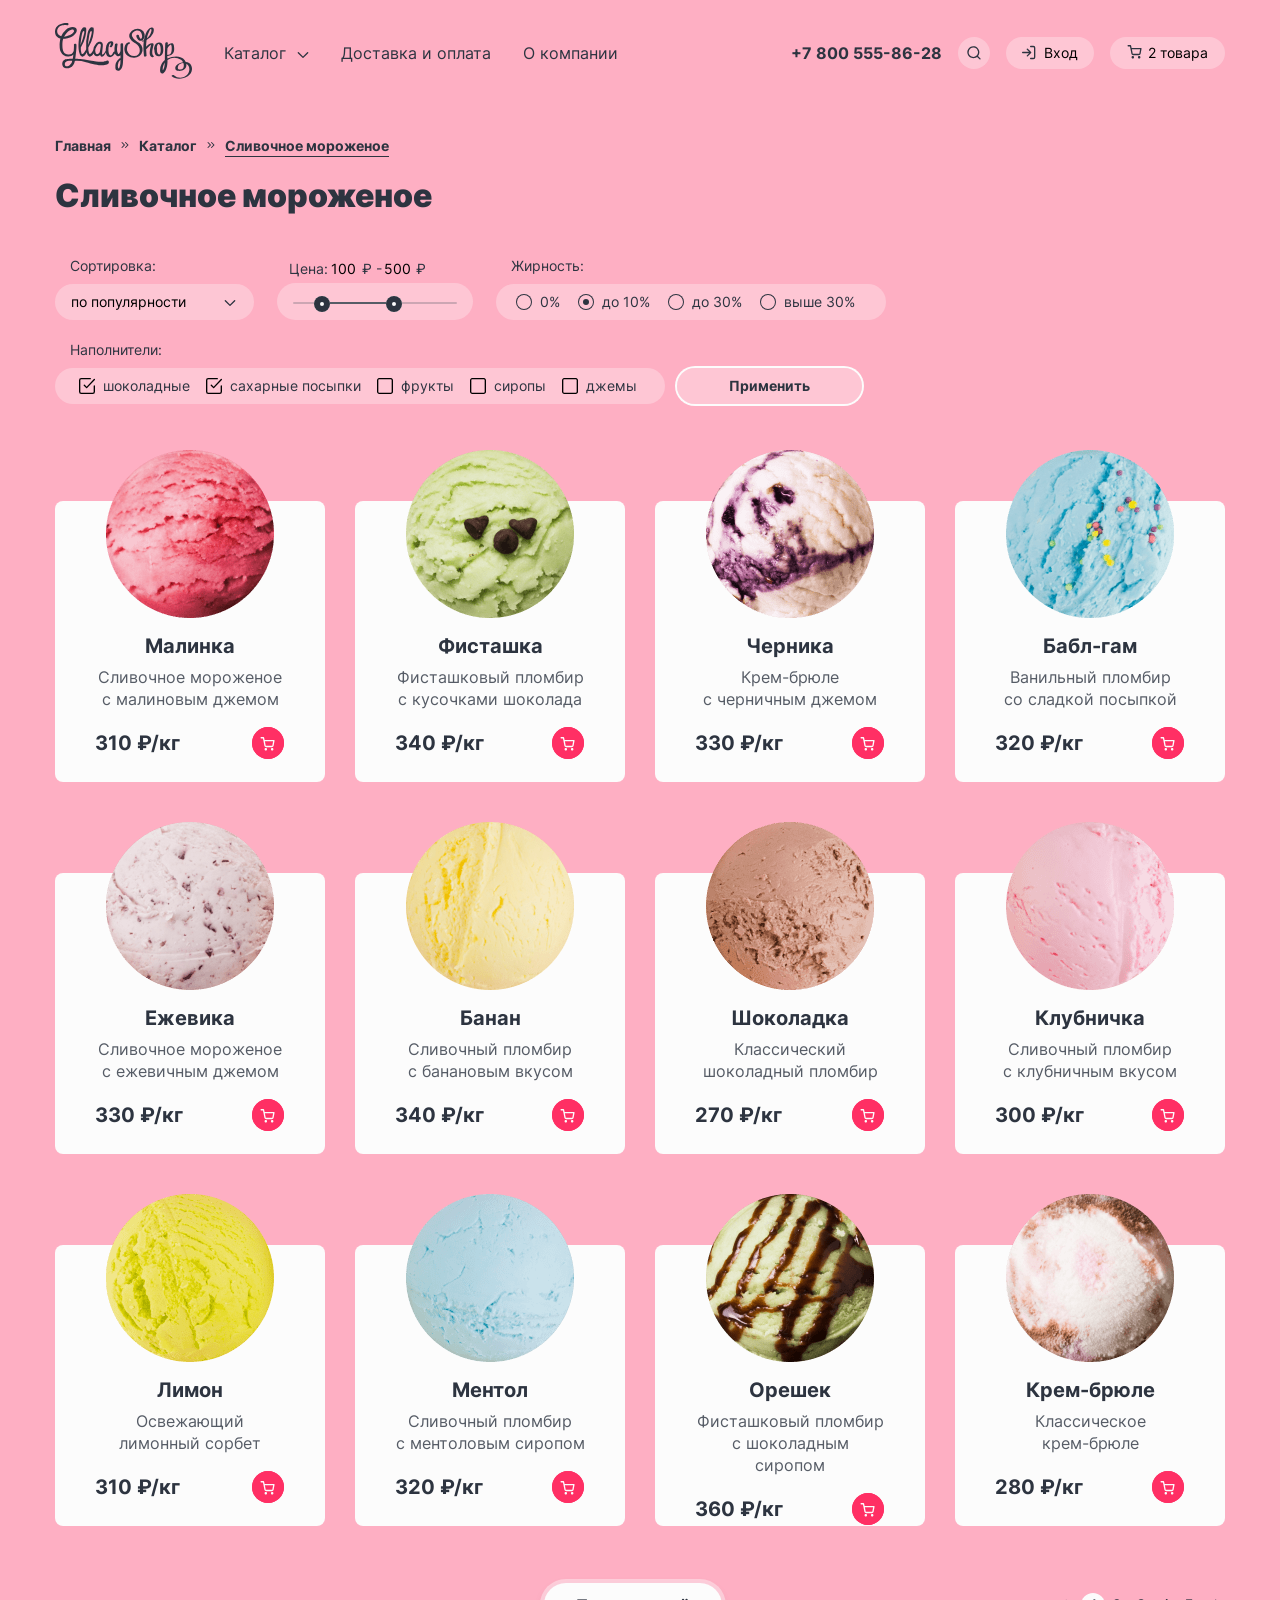
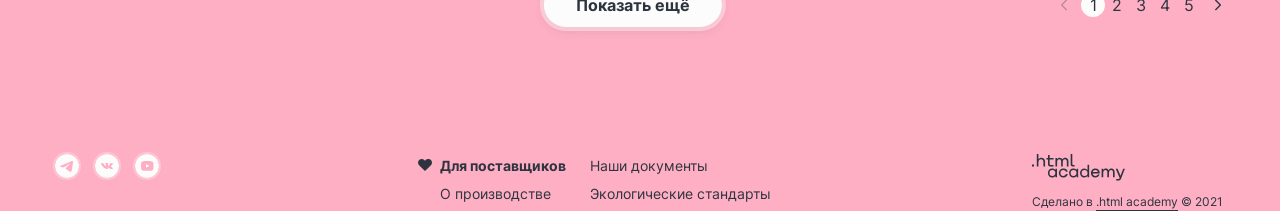
<file: catalog.html>
<!DOCTYPE html>
<html lang="ru">

  <head>
    <meta charset="utf-8">
    <title>HTML Academy: Каталог мороженого Глейси</title>
    <link rel="stylesheet" href="styles/styles.css">
    <link rel="icon" type="image/png" sizes="32x32" href="../project/images/favicon/favicon.png">
  </head>

  <body>
    <header class="main-header">
      <div class="header-container">
        <a class="header-logo-link" href="index.html">
          <img class="header-logo" src="images/logo.svg" width="137" height="56" alt="Логотип Глейси.">
        </a>
        <nav class="main-navigation" aria-label="основная">
          <ul class="navigation-list main-navigation-list">
            <li class="navigation-item">
              <a class="navigation-link navigation-link-svg-arrow" href="catalog.html">
                Каталог
                <svg class="link-svg-arrow-down" aria-hidden="true" focusable="false" xmlns="http://www.w3.org/2000/svg"
                  width="16" height="16" viewBox="0 0 16 16">
                  <path fill-rule="evenodd"
                    d="M3.808 6.195a.667.667 0 1 0-.943.943l4.66 4.66a.665.665 0 0 0 .95.006l.006-.005 4.66-4.66a.667.667 0 1 0-.943-.944L8.003 10.39 3.808 6.195Z"
                    clip-rule="evenodd" />
                </svg>
              </a>
            </li>
            <li class="navigation-item">
              <a class="navigation-link" href="delivery.html">
                Доставка и оплата
              </a>
            </li>
            <li class="navigation-item">
              <a class="navigation-link" href="about.html">
                О компании
              </a>
            </li>
          </ul>

          <ul class="navigation-list navigation-user">
            <li>
              <a class="contacts-phone" href="tel:+78005558628">
                +7 800 555-86-28
              </a>
            </li>
            <li class="navigation-item  navigation-item-user">
              <button class="navigation-user-button user-button-search" type="button" aria-label="поиск по сайту">
                <svg class="navigation-icon-search" aria-hidden="true" focusable="false"
                  xmlns="http://www.w3.org/2000/svg" width="14" height="14" viewBox="0 0 14 14">
                  <path fill-rule="evenodd"
                    d="M1.663 6.188a4.667 4.667 0 1 1 8.028 3.237.674.674 0 0 0-.124.124 4.667 4.667 0 0 1-7.904-3.361Zm8.412 4.688a6 6 0 1 1 .943-.943l2.45 2.45a.667.667 0 1 1-.943.943l-2.45-2.45Z"
                    clip-rule="evenodd" />
                </svg>
              </button>
            </li>
            <li class="navigation-item  navigation-item-user">
              <button class="navigation-user-button user-button-enter" type="button">
                <svg class="navigation-icon-enter" aria-hidden="true" focusable="false"
                  xmlns="http://www.w3.org/2000/svg" width="14" height="15" viewBox="0 0 14 15">
                  <path fill-rule="evenodd"
                    d="M8 1.5246A.6667.6667 0 0 1 8.6667.858h2.6666a1.9997 1.9997 0 0 1 2 2v9.3334a2 2 0 0 1-2 2H8.6667a.6667.6667 0 0 1 0-1.3334h2.6666A.6667.6667 0 0 0 12 12.1913V2.8579a.6664.6664 0 0 0-.6667-.6666H8.6667A.6667.6667 0 0 1 8 1.5246ZM4.8619 3.72a.6667.6667 0 0 1 .9428 0l3.3291 3.329a.6731.6731 0 0 1 .129.177.664.664 0 0 1 .0705.2987.6639.6639 0 0 1-.1998.4759l-3.3288 3.3288a.6667.6667 0 1 1-.9428-.9428L7.057 8.1913H.6668a.6667.6667 0 1 1 0-1.3334H7.057L4.862 4.6627a.6667.6667 0 0 1 0-.9428Z"
                    clip-rule="evenodd" />
                </svg>
                <span class="navigation-user-button-text">Вход</span>
              </button>
            </li>
            <li class="navigation-item  navigation-item-user">
              <button class="navigation-user-button user-button-basket" type="button">
                <svg class="navigation-icon-basket" aria-hidden="true" focusable="false" width="15" height="14"
                  viewBox="0 0 15 14" xmlns="http://www.w3.org/2000/svg">
                  <path fill-rule="evenodd" clip-rule="evenodd"
                    d="M1.16667 0.107941C0.798477 0.107941 0.5 0.406418 0.5 0.774607C0.5 1.1428 0.798477 1.44127 1.16667 1.44127H2.93794L3.40537 3.77666C3.40821 3.79461 3.41176 3.81232 3.416 3.82976L4.38338 8.66309L4.3835 8.66365C4.46706 9.08366 4.69562 9.46093 5.02921 9.72948C5.36111 9.99666 5.77595 10.1393 6.20183 10.1328H11.8225C12.2484 10.1393 12.6633 9.99666 12.9952 9.72948C13.3289 9.46081 13.5575 9.08332 13.641 8.66309L13.641 8.6631L13.642 8.6581L14.5691 3.79666C14.6063 3.60149 14.5545 3.39989 14.4279 3.24681C14.3012 3.09372 14.1129 3.00511 13.9142 3.00511H4.61072L4.1381 0.643769C4.07574 0.332198 3.80215 0.107941 3.4844 0.107941H1.16667ZM5.69098 8.40238L4.87759 4.33844H13.1084L12.3328 8.4053C12.31 8.51782 12.2485 8.61884 12.1591 8.69085C12.0691 8.76329 11.9565 8.80177 11.841 8.79956L11.841 8.79943H11.8282H6.19614V8.79931L6.18337 8.79956C6.06787 8.80177 5.95528 8.76329 5.8653 8.69085C5.77531 8.61842 5.71368 8.51664 5.69117 8.40334L5.69098 8.40238ZM4.55739 12.3634C4.55739 11.6754 5.1151 11.1177 5.80307 11.1177C6.49105 11.1177 7.04876 11.6754 7.04876 12.3634C7.04876 13.0513 6.49105 13.6091 5.80307 13.6091C5.1151 13.6091 4.55739 13.0513 4.55739 12.3634ZM10.9307 12.3634C10.9307 11.6754 11.4884 11.1177 12.1764 11.1177C12.8644 11.1177 13.4221 11.6754 13.4221 12.3634C13.4221 13.0513 12.8644 13.6091 12.1764 13.6091C11.4884 13.6091 10.9307 13.0513 10.9307 12.3634Z"
                    fill="#2D3440" />
                </svg>
                <span class="navigation-user-button-text">2 товара</span>
              </button>
              <div class="popover popover-basket">
                <div class="popover-content-basket">
                  <h2 class="popover-title">Корзина</h2>
                  <ul class="popover-basket-list">
                    <li class="popover-basket-item">
                      <img class="popover-ice-cream-image" src="images/catalog/catalog-1.png" width="46" height="46"
                        alt="малиновое морожное.">
                      <div>
                        <h3 class="popover-ice-cream-title">
                          Малинка
                        </h3>
                        <p class="popover-ice-cream-description">
                          1 кг х 310 ₽
                        </p>
                      </div>
                      <span class="popover-ice-cream-price">310 ₽</span>
                      <button class="close-button" type="button">
                        <span class="visually-hidden"></span>
                      </button>
                    </li>
                    <li class="popover-basket-item">
                      <img class="popover-ice-cream-image" src="images/catalog/catalog-4.png" width="46" height="46"
                        alt="бабл-гам морожное.">
                      <div>
                        <h3 class="popover-ice-cream-title">
                          Бабл-гам
                        </h3>
                        <p class="popover-ice-cream-description">
                          1,5 кг х 320 ₽
                        </p>
                      </div>
                      <span class="popover-ice-cream-price">480 ₽</span>
                      <button class="close-button" type="button">
                        <span class="visually-hidden"></span>
                      </button>
                    </li>
                  </ul>
                  <div class="popover-decoration">
                    <button class="button popover-button-decoration" type="submit">
                      <span class="button-text">Оформить заказ</span>
                    </button>
                    <span class="popover-ice-cream-price">Итого: 790 ₽</span>
                  </div>
                </div>
              </div>
            </li>
          </ul>
        </nav>
      </div>
    </header>

    <main class="inner-main main">

      <header class="inner-header">
        <ol class="breadcrumbs">
          <li class="breadcrumbs-item">
            <a class="breadcrumbs-link" href="index.html">Главная</a>
          </li>
          <li class="breadcrumbs-item">
            <a class="breadcrumbs-link" href="catalog.html">Каталог</a>
          </li>
          <li class="breadcrumbs-item">
            <a class="breadcrumbs-link breadcrumbs-creamy">Сливочное мороженое</a>
          </li>
        </ol>
        <h1 class="title">Сливочное мороженое</h1>
      </header>
      <section class="catalog-ice-cream">
        <h2 class="visually-hidden">Список мороженного с фильтрами</h2>
        <form class="catalog-filter" action="https://echo.htmlacademy.ru/" method="get">
          <fieldset class="catalog-filter-group">
            <legend class="catalog-filter-title">Сортировка:</legend>
            <select class="select-control" aria-label="Сортировка">
              <option value="popular">по популярности</option>
              <option value="cheap">по возрастанию цены</option>
              <option value="expensive">по убыванию цены</option>
            </select>
          </fieldset>
          <fieldset class="catalog-filter-group">
              <legend class="visually-hidden">Цена:</legend>
              <div class="range-input-style">
                <span>Цена:</span>
              <label class="catalog-filter-price">
                <input class="range-input" type="number" value="100" name="min-price">
                ₽ -
              </label>
              <label class="catalog-filter-price">
                <input class="range-input" type="number" value="500" name="max-price">
                ₽
              </label>
            </div>
            <div class="range-style">
              <div class="range-scale">
                <div class="range-bar" style="left: 22px; width: 86px">
                  <button class="range-toggle toggle-min" type="button">
                    <span class="visually-hidden">Изменить минимальную цену.</span>
                  </button>
                  <button class="range-toggle toggle-max" type="button">
                    <span class="visually-hidden">Изменить максимальную цену.</span>
                  </button>
                </div>
              </div>
            </div>
          </fieldset>

          <fieldset class="catalog-filter-group catalog-filter-group-radio">
            <legend class="catalog-filter-title">Жирность:</legend>
            <ul class="catalog-filter-list catalog-filter-list-radio">
              <li class="catalog-filter-item">
                <label class="control">
                  <input class="visually-hidden control-input" type="radio" name="fat-content" value="0%">
                  <span class="control-mark"></span>
                  <span class="filter-radio">0%</span>
                </label>
              </li>
              <li class="catalog-filter-item">
                <label class="control">
                  <input class="visually-hidden control-input" type="radio" name="fat-content" value="to-10%" checked>
                  <span class="control-mark"></span>
                  <span class="filter-radio">до 10%</span>
                </label>
              </li>
              <li class="catalog-filter-item">
                <label class="control">
                  <input class="visually-hidden control-input" type="radio" name="fat-content" value="to-30%">
                  <span class="control-mark"></span>
                  <span class="filter-radio">до 30%</span>
                </label>
              </li>
              <li class="catalog-filter-item">
                <label class="control">
                  <input class="visually-hidden control-input" type="radio" name="fat-content" value="over-30%">
                  <span class="control-mark"></span>
                  <span class="filter-radio">выше 30%</span>
                </label>
              </li>
            </ul>
          </fieldset>
          <fieldset class=" catalog-filter-group-checkbox">
            <legend class="catalog-filter-title">Наполнители:</legend>
            <ul class="catalog-filter-list">
              <li class="catalog-filter-item filter-checkbox-item">
                <label class="control">
                  <input class="visually-hidden control-input-checkbox" type="checkbox" name="chocolate" value="yes"
                    checked>
                  <span class="control-mark-checkbox">

                    <svg class="checked-input-on" xmlns="http://www.w3.org/2000/svg" width="16" height="16"
                      viewBox="0 0 16 16">
                      <path fill-rule="evenodd"
                        d="M1.615 1.615a.962.962 0 0 1 .68-.282h8.96a.667.667 0 1 0 0-1.333h-8.96A2.295 2.295 0 0 0 0 2.296v11.407A2.297 2.297 0 0 0 2.296 16h11.402a2.295 2.295 0 0 0 2.295-2.296V8a.667.667 0 0 0-1.333 0v5.703a.963.963 0 0 1-.962.963H2.296a.962.962 0 0 1-.963-.963V2.296c0-.255.102-.5.282-.68Zm14.202.325a.667.667 0 1 0-.968-.917L7.614 8.66 5.782 6.727a.667.667 0 0 0-.967.917l2.315 2.444a.667.667 0 0 0 .968 0l7.719-8.148Z"
                        clip-rule="evenodd" />
                    </svg>

                    <svg class="checked-input-off" width="16" height="16" viewBox="0 0 16 16"
                      xmlns="http://www.w3.org/2000/svg">
                      <path fill-rule="evenodd" clip-rule="evenodd"
                        d="M1.61513 1.61538C1.79569 1.43483 2.04057 1.33339 2.2959 1.33339H13.7029C13.9446 1.33339 14.0431 1.36192 14.0976 1.386C14.1553 1.4115 14.2281 1.45987 14.3836 1.61538C14.5908 1.82258 14.6656 2.04763 14.6656 2.29615V13.6647C14.6649 13.6771 14.6646 13.6896 14.6646 13.7021C14.6646 13.9574 14.5632 14.2023 14.3826 14.3829C14.2021 14.5634 13.9572 14.6648 13.7018 14.6648H2.2959C2.04057 14.6648 1.79569 14.5634 1.61513 14.3829C1.43458 14.2023 1.33315 13.9574 1.33315 13.7021V2.29615C1.33315 2.04081 1.43458 1.79593 1.61513 1.61538ZM15.8381 14.5437C15.7237 14.834 15.5503 15.1008 15.3254 15.3257C14.8948 15.7563 14.3108 15.9982 13.7018 15.9982H2.2959C1.68694 15.9982 1.10293 15.7563 0.672325 15.3257C0.241725 14.8951 -0.000183105 14.311 -0.000183105 13.7021V2.29615C-0.000183105 1.68719 0.241725 1.10317 0.672325 0.672569C0.898314 0.44658 1.16656 0.272564 1.45849 0.158214C1.57473 0.0595667 1.72523 6.10352e-05 1.88963 6.10352e-05H2.2959H13.7029C14.0403 6.10352e-05 14.3458 0.0379688 14.6365 0.166421C14.924 0.293453 15.1376 0.483702 15.3265 0.672572C15.808 1.15413 15.999 1.72995 15.999 2.29615V14.1094C15.999 14.2753 15.9384 14.4271 15.8381 14.5437Z" />
                    </svg>

                  </span>
                  <span class="filter">шоколадные</span>
                </label>
              </li>
              <li class="catalog-filter-item filter-checkbox-item">
                <label class="control">
                  <input class="visually-hidden control-input-checkbox" type="checkbox" name="sugar-sprinkle"
                    value="yes" checked>
                  <span class="control-mark-checkbox">

                    <svg class="checked-input-on" xmlns="http://www.w3.org/2000/svg" width="16" height="16"
                      viewBox="0 0 16 16">
                      <path fill-rule="evenodd"
                        d="M1.615 1.615a.962.962 0 0 1 .68-.282h8.96a.667.667 0 1 0 0-1.333h-8.96A2.295 2.295 0 0 0 0 2.296v11.407A2.297 2.297 0 0 0 2.296 16h11.402a2.295 2.295 0 0 0 2.295-2.296V8a.667.667 0 0 0-1.333 0v5.703a.963.963 0 0 1-.962.963H2.296a.962.962 0 0 1-.963-.963V2.296c0-.255.102-.5.282-.68Zm14.202.325a.667.667 0 1 0-.968-.917L7.614 8.66 5.782 6.727a.667.667 0 0 0-.967.917l2.315 2.444a.667.667 0 0 0 .968 0l7.719-8.148Z"
                        clip-rule="evenodd" />
                    </svg>

                    <svg class="checked-input-off" width="16" height="16" viewBox="0 0 16 16"
                      xmlns="http://www.w3.org/2000/svg">
                      <path fill-rule="evenodd" clip-rule="evenodd"
                        d="M1.61513 1.61538C1.79569 1.43483 2.04057 1.33339 2.2959 1.33339H13.7029C13.9446 1.33339 14.0431 1.36192 14.0976 1.386C14.1553 1.4115 14.2281 1.45987 14.3836 1.61538C14.5908 1.82258 14.6656 2.04763 14.6656 2.29615V13.6647C14.6649 13.6771 14.6646 13.6896 14.6646 13.7021C14.6646 13.9574 14.5632 14.2023 14.3826 14.3829C14.2021 14.5634 13.9572 14.6648 13.7018 14.6648H2.2959C2.04057 14.6648 1.79569 14.5634 1.61513 14.3829C1.43458 14.2023 1.33315 13.9574 1.33315 13.7021V2.29615C1.33315 2.04081 1.43458 1.79593 1.61513 1.61538ZM15.8381 14.5437C15.7237 14.834 15.5503 15.1008 15.3254 15.3257C14.8948 15.7563 14.3108 15.9982 13.7018 15.9982H2.2959C1.68694 15.9982 1.10293 15.7563 0.672325 15.3257C0.241725 14.8951 -0.000183105 14.311 -0.000183105 13.7021V2.29615C-0.000183105 1.68719 0.241725 1.10317 0.672325 0.672569C0.898314 0.44658 1.16656 0.272564 1.45849 0.158214C1.57473 0.0595667 1.72523 6.10352e-05 1.88963 6.10352e-05H2.2959H13.7029C14.0403 6.10352e-05 14.3458 0.0379688 14.6365 0.166421C14.924 0.293453 15.1376 0.483702 15.3265 0.672572C15.808 1.15413 15.999 1.72995 15.999 2.29615V14.1094C15.999 14.2753 15.9384 14.4271 15.8381 14.5437Z" />
                    </svg>

                  </span>
                  <span class="filter">сахарные посыпки</span>
                </label>
              </li>
              <li class="catalog-filter-item filter-checkbox-item">
                <label class="control">
                  <input class="visually-hidden control-input-checkbox" type="checkbox" name="fruit" value="yes">
                  <span class="control-mark-checkbox">

                    <svg class="checked-input-on" xmlns="http://www.w3.org/2000/svg" width="16" height="16"
                      viewBox="0 0 16 16">
                      <path fill-rule="evenodd"
                        d="M1.615 1.615a.962.962 0 0 1 .68-.282h8.96a.667.667 0 1 0 0-1.333h-8.96A2.295 2.295 0 0 0 0 2.296v11.407A2.297 2.297 0 0 0 2.296 16h11.402a2.295 2.295 0 0 0 2.295-2.296V8a.667.667 0 0 0-1.333 0v5.703a.963.963 0 0 1-.962.963H2.296a.962.962 0 0 1-.963-.963V2.296c0-.255.102-.5.282-.68Zm14.202.325a.667.667 0 1 0-.968-.917L7.614 8.66 5.782 6.727a.667.667 0 0 0-.967.917l2.315 2.444a.667.667 0 0 0 .968 0l7.719-8.148Z"
                        clip-rule="evenodd" />
                    </svg>

                    <svg class="checked-input-off" width="16" height="16" viewBox="0 0 16 16"
                      xmlns="http://www.w3.org/2000/svg">
                      <path fill-rule="evenodd" clip-rule="evenodd"
                        d="M1.61513 1.61538C1.79569 1.43483 2.04057 1.33339 2.2959 1.33339H13.7029C13.9446 1.33339 14.0431 1.36192 14.0976 1.386C14.1553 1.4115 14.2281 1.45987 14.3836 1.61538C14.5908 1.82258 14.6656 2.04763 14.6656 2.29615V13.6647C14.6649 13.6771 14.6646 13.6896 14.6646 13.7021C14.6646 13.9574 14.5632 14.2023 14.3826 14.3829C14.2021 14.5634 13.9572 14.6648 13.7018 14.6648H2.2959C2.04057 14.6648 1.79569 14.5634 1.61513 14.3829C1.43458 14.2023 1.33315 13.9574 1.33315 13.7021V2.29615C1.33315 2.04081 1.43458 1.79593 1.61513 1.61538ZM15.8381 14.5437C15.7237 14.834 15.5503 15.1008 15.3254 15.3257C14.8948 15.7563 14.3108 15.9982 13.7018 15.9982H2.2959C1.68694 15.9982 1.10293 15.7563 0.672325 15.3257C0.241725 14.8951 -0.000183105 14.311 -0.000183105 13.7021V2.29615C-0.000183105 1.68719 0.241725 1.10317 0.672325 0.672569C0.898314 0.44658 1.16656 0.272564 1.45849 0.158214C1.57473 0.0595667 1.72523 6.10352e-05 1.88963 6.10352e-05H2.2959H13.7029C14.0403 6.10352e-05 14.3458 0.0379688 14.6365 0.166421C14.924 0.293453 15.1376 0.483702 15.3265 0.672572C15.808 1.15413 15.999 1.72995 15.999 2.29615V14.1094C15.999 14.2753 15.9384 14.4271 15.8381 14.5437Z" />
                    </svg>

                  </span>
                  <span class="filter">фрукты</span>
                </label>
              </li>
              <li class="catalog-filter-item filter-checkbox-item">
                <label class="control">
                  <input class="visually-hidden control-input-checkbox" type="checkbox" name="syrup" value="yes">
                  <span class="control-mark-checkbox">

                    <svg class="checked-input-on" xmlns="http://www.w3.org/2000/svg" width="16" height="16"
                      viewBox="0 0 16 16">
                      <path fill-rule="evenodd"
                        d="M1.615 1.615a.962.962 0 0 1 .68-.282h8.96a.667.667 0 1 0 0-1.333h-8.96A2.295 2.295 0 0 0 0 2.296v11.407A2.297 2.297 0 0 0 2.296 16h11.402a2.295 2.295 0 0 0 2.295-2.296V8a.667.667 0 0 0-1.333 0v5.703a.963.963 0 0 1-.962.963H2.296a.962.962 0 0 1-.963-.963V2.296c0-.255.102-.5.282-.68Zm14.202.325a.667.667 0 1 0-.968-.917L7.614 8.66 5.782 6.727a.667.667 0 0 0-.967.917l2.315 2.444a.667.667 0 0 0 .968 0l7.719-8.148Z"
                        clip-rule="evenodd" />
                    </svg>

                    <svg class="checked-input-off" width="16" height="16" viewBox="0 0 16 16"
                      xmlns="http://www.w3.org/2000/svg">
                      <path fill-rule="evenodd" clip-rule="evenodd"
                        d="M1.61513 1.61538C1.79569 1.43483 2.04057 1.33339 2.2959 1.33339H13.7029C13.9446 1.33339 14.0431 1.36192 14.0976 1.386C14.1553 1.4115 14.2281 1.45987 14.3836 1.61538C14.5908 1.82258 14.6656 2.04763 14.6656 2.29615V13.6647C14.6649 13.6771 14.6646 13.6896 14.6646 13.7021C14.6646 13.9574 14.5632 14.2023 14.3826 14.3829C14.2021 14.5634 13.9572 14.6648 13.7018 14.6648H2.2959C2.04057 14.6648 1.79569 14.5634 1.61513 14.3829C1.43458 14.2023 1.33315 13.9574 1.33315 13.7021V2.29615C1.33315 2.04081 1.43458 1.79593 1.61513 1.61538ZM15.8381 14.5437C15.7237 14.834 15.5503 15.1008 15.3254 15.3257C14.8948 15.7563 14.3108 15.9982 13.7018 15.9982H2.2959C1.68694 15.9982 1.10293 15.7563 0.672325 15.3257C0.241725 14.8951 -0.000183105 14.311 -0.000183105 13.7021V2.29615C-0.000183105 1.68719 0.241725 1.10317 0.672325 0.672569C0.898314 0.44658 1.16656 0.272564 1.45849 0.158214C1.57473 0.0595667 1.72523 6.10352e-05 1.88963 6.10352e-05H2.2959H13.7029C14.0403 6.10352e-05 14.3458 0.0379688 14.6365 0.166421C14.924 0.293453 15.1376 0.483702 15.3265 0.672572C15.808 1.15413 15.999 1.72995 15.999 2.29615V14.1094C15.999 14.2753 15.9384 14.4271 15.8381 14.5437Z" />
                    </svg>

                  </span>
                  <span class="filter">сиропы</span>
                </label>
              </li>
              <li class="catalog-filter-item filter-checkbox-item">
                <label class="control">
                  <input class="visually-hidden control-input-checkbox" type="checkbox" name="jam" value="yes">
                  <span class="control-mark-checkbox">

                    <svg class="checked-input-on" xmlns="http://www.w3.org/2000/svg" width="16" height="16"
                      viewBox="0 0 16 16">
                      <path fill-rule="evenodd"
                        d="M1.615 1.615a.962.962 0 0 1 .68-.282h8.96a.667.667 0 1 0 0-1.333h-8.96A2.295 2.295 0 0 0 0 2.296v11.407A2.297 2.297 0 0 0 2.296 16h11.402a2.295 2.295 0 0 0 2.295-2.296V8a.667.667 0 0 0-1.333 0v5.703a.963.963 0 0 1-.962.963H2.296a.962.962 0 0 1-.963-.963V2.296c0-.255.102-.5.282-.68Zm14.202.325a.667.667 0 1 0-.968-.917L7.614 8.66 5.782 6.727a.667.667 0 0 0-.967.917l2.315 2.444a.667.667 0 0 0 .968 0l7.719-8.148Z"
                        clip-rule="evenodd" />
                    </svg>

                    <svg class="checked-input-off" width="16" height="16" viewBox="0 0 16 16"
                      xmlns="http://www.w3.org/2000/svg">
                      <path fill-rule="evenodd" clip-rule="evenodd"
                        d="M1.61513 1.61538C1.79569 1.43483 2.04057 1.33339 2.2959 1.33339H13.7029C13.9446 1.33339 14.0431 1.36192 14.0976 1.386C14.1553 1.4115 14.2281 1.45987 14.3836 1.61538C14.5908 1.82258 14.6656 2.04763 14.6656 2.29615V13.6647C14.6649 13.6771 14.6646 13.6896 14.6646 13.7021C14.6646 13.9574 14.5632 14.2023 14.3826 14.3829C14.2021 14.5634 13.9572 14.6648 13.7018 14.6648H2.2959C2.04057 14.6648 1.79569 14.5634 1.61513 14.3829C1.43458 14.2023 1.33315 13.9574 1.33315 13.7021V2.29615C1.33315 2.04081 1.43458 1.79593 1.61513 1.61538ZM15.8381 14.5437C15.7237 14.834 15.5503 15.1008 15.3254 15.3257C14.8948 15.7563 14.3108 15.9982 13.7018 15.9982H2.2959C1.68694 15.9982 1.10293 15.7563 0.672325 15.3257C0.241725 14.8951 -0.000183105 14.311 -0.000183105 13.7021V2.29615C-0.000183105 1.68719 0.241725 1.10317 0.672325 0.672569C0.898314 0.44658 1.16656 0.272564 1.45849 0.158214C1.57473 0.0595667 1.72523 6.10352e-05 1.88963 6.10352e-05H2.2959H13.7029C14.0403 6.10352e-05 14.3458 0.0379688 14.6365 0.166421C14.924 0.293453 15.1376 0.483702 15.3265 0.672572C15.808 1.15413 15.999 1.72995 15.999 2.29615V14.1094C15.999 14.2753 15.9384 14.4271 15.8381 14.5437Z" />
                    </svg>

                  </span>
                  <span class="filter">джемы</span>
                </label>
              </li>
            </ul>
          </fieldset>
          <button class="button-filter" type="submit">Применить</button>
        </form>
        <div class="container-catalog">
          <ul class="ice-cream-list catalog-ice-list">
            <li class="ice-cream-item catalog-ice-item">
              <div class="ice-cream-background">
                <img class="ice-cream-image" src="images/catalog/catalog-1.png" width="168" height="168"
                  alt="малиновое морожное.">
                <h3 class="ice-cream-title">
                  Малинка
                </h3>
                <p class="ice-cream-description">
                  Сливочное мороженое с малиновым джемом
                </p>
                <div class="price-and-button">
                  <span class="ice-cream-price">310 ₽/кг</span>
                  <button class="basket-user-button" type="button" aria-label="добавить в корзину">
                    <svg class="ice-cream-svg" aria-hidden="true" focusable="false" width="15" height="14"
                      viewBox="0 0 15 14" xmlns="http://www.w3.org/2000/svg">
                      <path
                        d="M1.16667 0.107941C0.798477 0.107941 0.5 0.406418 0.5 0.774607C0.5 1.1428 0.798477 1.44127 1.16667 1.44127H2.93794L3.40537 3.77666C3.40821 3.79461 3.41176 3.81232 3.416 3.82976L4.38338 8.66309L4.3835 8.66365C4.46706 9.08366 4.69562 9.46093 5.02921 9.72948C5.36111 9.99666 5.77595 10.1393 6.20183 10.1328H11.8225C12.2484 10.1393 12.6633 9.99666 12.9952 9.72948C13.3289 9.46081 13.5575 9.08332 13.641 8.66309L13.641 8.6631L13.642 8.6581L14.5691 3.79666C14.6063 3.60149 14.5545 3.39989 14.4279 3.24681C14.3012 3.09372 14.1129 3.00511 13.9142 3.00511H4.61072L4.1381 0.643769C4.07574 0.332198 3.80215 0.107941 3.4844 0.107941H1.16667ZM5.69098 8.40238L4.87759 4.33844H13.1084L12.3328 8.4053C12.31 8.51782 12.2485 8.61884 12.1591 8.69085C12.0691 8.76329 11.9565 8.80177 11.841 8.79956L11.841 8.79943H11.8282H6.19614V8.79931L6.18337 8.79956C6.06787 8.80177 5.95528 8.76329 5.8653 8.69085C5.77531 8.61842 5.71368 8.51664 5.69117 8.40334L5.69098 8.40238ZM4.55739 12.3634C4.55739 11.6754 5.1151 11.1177 5.80307 11.1177C6.49105 11.1177 7.04876 11.6754 7.04876 12.3634C7.04876 13.0513 6.49105 13.6091 5.80307 13.6091C5.1151 13.6091 4.55739 13.0513 4.55739 12.3634ZM10.9307 12.3634C10.9307 11.6754 11.4884 11.1177 12.1764 11.1177C12.8644 11.1177 13.4221 11.6754 13.4221 12.3634C13.4221 13.0513 12.8644 13.6091 12.1764 13.6091C11.4884 13.6091 10.9307 13.0513 10.9307 12.3634Z" />
                    </svg>
                  </button>
                </div>
              </div>
            </li>
            <li class="ice-cream-item catalog-ice-item">
              <div class="ice-cream-background">
                <img class="ice-cream-image" src="images/catalog/catalog-2.png" width="168" height="168"
                  alt="фисташковое морожное.">
                <h3 class="ice-cream-title">
                  Фисташка
                </h3>
                <p class="ice-cream-description">
                  Фисташковый пломбир с кусочками шоколада
                </p>
                <div class="price-and-button">
                  <span class="ice-cream-price">340 ₽/кг</span>
                  <button class="basket-user-button" type="button" aria-label="добавить в корзину">
                    <svg class="ice-cream-svg" aria-hidden="true" focusable="false" width="15" height="14"
                      viewBox="0 0 15 14" xmlns="http://www.w3.org/2000/svg">
                      <path
                        d="M1.16667 0.107941C0.798477 0.107941 0.5 0.406418 0.5 0.774607C0.5 1.1428 0.798477 1.44127 1.16667 1.44127H2.93794L3.40537 3.77666C3.40821 3.79461 3.41176 3.81232 3.416 3.82976L4.38338 8.66309L4.3835 8.66365C4.46706 9.08366 4.69562 9.46093 5.02921 9.72948C5.36111 9.99666 5.77595 10.1393 6.20183 10.1328H11.8225C12.2484 10.1393 12.6633 9.99666 12.9952 9.72948C13.3289 9.46081 13.5575 9.08332 13.641 8.66309L13.641 8.6631L13.642 8.6581L14.5691 3.79666C14.6063 3.60149 14.5545 3.39989 14.4279 3.24681C14.3012 3.09372 14.1129 3.00511 13.9142 3.00511H4.61072L4.1381 0.643769C4.07574 0.332198 3.80215 0.107941 3.4844 0.107941H1.16667ZM5.69098 8.40238L4.87759 4.33844H13.1084L12.3328 8.4053C12.31 8.51782 12.2485 8.61884 12.1591 8.69085C12.0691 8.76329 11.9565 8.80177 11.841 8.79956L11.841 8.79943H11.8282H6.19614V8.79931L6.18337 8.79956C6.06787 8.80177 5.95528 8.76329 5.8653 8.69085C5.77531 8.61842 5.71368 8.51664 5.69117 8.40334L5.69098 8.40238ZM4.55739 12.3634C4.55739 11.6754 5.1151 11.1177 5.80307 11.1177C6.49105 11.1177 7.04876 11.6754 7.04876 12.3634C7.04876 13.0513 6.49105 13.6091 5.80307 13.6091C5.1151 13.6091 4.55739 13.0513 4.55739 12.3634ZM10.9307 12.3634C10.9307 11.6754 11.4884 11.1177 12.1764 11.1177C12.8644 11.1177 13.4221 11.6754 13.4221 12.3634C13.4221 13.0513 12.8644 13.6091 12.1764 13.6091C11.4884 13.6091 10.9307 13.0513 10.9307 12.3634Z" />
                    </svg>
                  </button>
                </div>
              </div>
            </li>
            <li class="ice-cream-item catalog-ice-item">
              <div class="ice-cream-background">
                <img class="ice-cream-image" src="images/catalog/catalog-3.png" width="168" height="168"
                  alt="черничное морожное.">
                <h3 class="ice-cream-title">
                  Черника
                </h3>
                <p class="ice-cream-description">
                  Крем-брюле
                  с&nbsp;черничным джемом
                </p>
                <div class="price-and-button">
                  <span class="ice-cream-price">330 ₽/кг</span>
                  <button class="basket-user-button" type="button" aria-label="добавить в корзину">
                    <svg class="ice-cream-svg" aria-hidden="true" focusable="false" width="15" height="14"
                      viewBox="0 0 15 14" xmlns="http://www.w3.org/2000/svg">
                      <path
                        d="M1.16667 0.107941C0.798477 0.107941 0.5 0.406418 0.5 0.774607C0.5 1.1428 0.798477 1.44127 1.16667 1.44127H2.93794L3.40537 3.77666C3.40821 3.79461 3.41176 3.81232 3.416 3.82976L4.38338 8.66309L4.3835 8.66365C4.46706 9.08366 4.69562 9.46093 5.02921 9.72948C5.36111 9.99666 5.77595 10.1393 6.20183 10.1328H11.8225C12.2484 10.1393 12.6633 9.99666 12.9952 9.72948C13.3289 9.46081 13.5575 9.08332 13.641 8.66309L13.641 8.6631L13.642 8.6581L14.5691 3.79666C14.6063 3.60149 14.5545 3.39989 14.4279 3.24681C14.3012 3.09372 14.1129 3.00511 13.9142 3.00511H4.61072L4.1381 0.643769C4.07574 0.332198 3.80215 0.107941 3.4844 0.107941H1.16667ZM5.69098 8.40238L4.87759 4.33844H13.1084L12.3328 8.4053C12.31 8.51782 12.2485 8.61884 12.1591 8.69085C12.0691 8.76329 11.9565 8.80177 11.841 8.79956L11.841 8.79943H11.8282H6.19614V8.79931L6.18337 8.79956C6.06787 8.80177 5.95528 8.76329 5.8653 8.69085C5.77531 8.61842 5.71368 8.51664 5.69117 8.40334L5.69098 8.40238ZM4.55739 12.3634C4.55739 11.6754 5.1151 11.1177 5.80307 11.1177C6.49105 11.1177 7.04876 11.6754 7.04876 12.3634C7.04876 13.0513 6.49105 13.6091 5.80307 13.6091C5.1151 13.6091 4.55739 13.0513 4.55739 12.3634ZM10.9307 12.3634C10.9307 11.6754 11.4884 11.1177 12.1764 11.1177C12.8644 11.1177 13.4221 11.6754 13.4221 12.3634C13.4221 13.0513 12.8644 13.6091 12.1764 13.6091C11.4884 13.6091 10.9307 13.0513 10.9307 12.3634Z" />
                    </svg>
                  </button>
                </div>
              </div>
            </li>
            <li class="ice-cream-item catalog-ice-item">
              <div class="ice-cream-background">
                <img class="ice-cream-image" src="images/catalog/catalog-4.png" width="168" height="168"
                  alt="бабл-гам морожное.">
                <h3 class="ice-cream-title">
                  Бабл-гам
                </h3>
                <p class="ice-cream-description">
                  Ванильный пломбир
                  со&nbsp;сладкой посыпкой
                </p>
                <div class="price-and-button">
                  <span class="ice-cream-price">320 ₽/кг</span>
                  <button class="basket-user-button" type="button" aria-label="добавить в корзину">
                    <svg class="ice-cream-svg" aria-hidden="true" focusable="false" width="15" height="14"
                      viewBox="0 0 15 14" xmlns="http://www.w3.org/2000/svg">
                      <path
                        d="M1.16667 0.107941C0.798477 0.107941 0.5 0.406418 0.5 0.774607C0.5 1.1428 0.798477 1.44127 1.16667 1.44127H2.93794L3.40537 3.77666C3.40821 3.79461 3.41176 3.81232 3.416 3.82976L4.38338 8.66309L4.3835 8.66365C4.46706 9.08366 4.69562 9.46093 5.02921 9.72948C5.36111 9.99666 5.77595 10.1393 6.20183 10.1328H11.8225C12.2484 10.1393 12.6633 9.99666 12.9952 9.72948C13.3289 9.46081 13.5575 9.08332 13.641 8.66309L13.641 8.6631L13.642 8.6581L14.5691 3.79666C14.6063 3.60149 14.5545 3.39989 14.4279 3.24681C14.3012 3.09372 14.1129 3.00511 13.9142 3.00511H4.61072L4.1381 0.643769C4.07574 0.332198 3.80215 0.107941 3.4844 0.107941H1.16667ZM5.69098 8.40238L4.87759 4.33844H13.1084L12.3328 8.4053C12.31 8.51782 12.2485 8.61884 12.1591 8.69085C12.0691 8.76329 11.9565 8.80177 11.841 8.79956L11.841 8.79943H11.8282H6.19614V8.79931L6.18337 8.79956C6.06787 8.80177 5.95528 8.76329 5.8653 8.69085C5.77531 8.61842 5.71368 8.51664 5.69117 8.40334L5.69098 8.40238ZM4.55739 12.3634C4.55739 11.6754 5.1151 11.1177 5.80307 11.1177C6.49105 11.1177 7.04876 11.6754 7.04876 12.3634C7.04876 13.0513 6.49105 13.6091 5.80307 13.6091C5.1151 13.6091 4.55739 13.0513 4.55739 12.3634ZM10.9307 12.3634C10.9307 11.6754 11.4884 11.1177 12.1764 11.1177C12.8644 11.1177 13.4221 11.6754 13.4221 12.3634C13.4221 13.0513 12.8644 13.6091 12.1764 13.6091C11.4884 13.6091 10.9307 13.0513 10.9307 12.3634Z" />
                    </svg>
                  </button>
                </div>
              </div>
            </li>
            <li class="ice-cream-item catalog-ice-item">
              <div class="ice-cream-background">
                <img class="ice-cream-image" src="images/catalog/catalog-5.png" width="168" height="168"
                  alt="ежевичное морожное.">
                <h3 class="ice-cream-title">
                  Ежевика
                </h3>
                <p class="ice-cream-description">
                  Сливочное мороженое с ежевичным джемом
                </p>
                <div class="price-and-button">
                  <span class="ice-cream-price">330 ₽/кг</span>
                  <button class="basket-user-button" type="button" aria-label="добавить в корзину">
                    <svg class="ice-cream-svg" aria-hidden="true" focusable="false" width="15" height="14"
                      viewBox="0 0 15 14" xmlns="http://www.w3.org/2000/svg">
                      <path
                        d="M1.16667 0.107941C0.798477 0.107941 0.5 0.406418 0.5 0.774607C0.5 1.1428 0.798477 1.44127 1.16667 1.44127H2.93794L3.40537 3.77666C3.40821 3.79461 3.41176 3.81232 3.416 3.82976L4.38338 8.66309L4.3835 8.66365C4.46706 9.08366 4.69562 9.46093 5.02921 9.72948C5.36111 9.99666 5.77595 10.1393 6.20183 10.1328H11.8225C12.2484 10.1393 12.6633 9.99666 12.9952 9.72948C13.3289 9.46081 13.5575 9.08332 13.641 8.66309L13.641 8.6631L13.642 8.6581L14.5691 3.79666C14.6063 3.60149 14.5545 3.39989 14.4279 3.24681C14.3012 3.09372 14.1129 3.00511 13.9142 3.00511H4.61072L4.1381 0.643769C4.07574 0.332198 3.80215 0.107941 3.4844 0.107941H1.16667ZM5.69098 8.40238L4.87759 4.33844H13.1084L12.3328 8.4053C12.31 8.51782 12.2485 8.61884 12.1591 8.69085C12.0691 8.76329 11.9565 8.80177 11.841 8.79956L11.841 8.79943H11.8282H6.19614V8.79931L6.18337 8.79956C6.06787 8.80177 5.95528 8.76329 5.8653 8.69085C5.77531 8.61842 5.71368 8.51664 5.69117 8.40334L5.69098 8.40238ZM4.55739 12.3634C4.55739 11.6754 5.1151 11.1177 5.80307 11.1177C6.49105 11.1177 7.04876 11.6754 7.04876 12.3634C7.04876 13.0513 6.49105 13.6091 5.80307 13.6091C5.1151 13.6091 4.55739 13.0513 4.55739 12.3634ZM10.9307 12.3634C10.9307 11.6754 11.4884 11.1177 12.1764 11.1177C12.8644 11.1177 13.4221 11.6754 13.4221 12.3634C13.4221 13.0513 12.8644 13.6091 12.1764 13.6091C11.4884 13.6091 10.9307 13.0513 10.9307 12.3634Z" />
                    </svg>
                  </button>
                </div>
              </div>
            </li>
            <li class="ice-cream-item catalog-ice-item">
              <div class="ice-cream-background">
                <img class="ice-cream-image" src="images/catalog/catalog-6.png" width="168" height="168"
                  alt="банановое морожное.">
                <h3 class="ice-cream-title">
                  Банан
                </h3>
                <p class="ice-cream-description">
                  Сливочный пломбир
                  с&nbsp;банановым вкусом
                </p>
                <div class="price-and-button">
                  <span class="ice-cream-price">340 ₽/кг</span>
                  <button class="basket-user-button" type="button" aria-label="добавить в корзину">
                    <svg class="ice-cream-svg" aria-hidden="true" focusable="false" width="15" height="14"
                      viewBox="0 0 15 14" xmlns="http://www.w3.org/2000/svg">
                      <path
                        d="M1.16667 0.107941C0.798477 0.107941 0.5 0.406418 0.5 0.774607C0.5 1.1428 0.798477 1.44127 1.16667 1.44127H2.93794L3.40537 3.77666C3.40821 3.79461 3.41176 3.81232 3.416 3.82976L4.38338 8.66309L4.3835 8.66365C4.46706 9.08366 4.69562 9.46093 5.02921 9.72948C5.36111 9.99666 5.77595 10.1393 6.20183 10.1328H11.8225C12.2484 10.1393 12.6633 9.99666 12.9952 9.72948C13.3289 9.46081 13.5575 9.08332 13.641 8.66309L13.641 8.6631L13.642 8.6581L14.5691 3.79666C14.6063 3.60149 14.5545 3.39989 14.4279 3.24681C14.3012 3.09372 14.1129 3.00511 13.9142 3.00511H4.61072L4.1381 0.643769C4.07574 0.332198 3.80215 0.107941 3.4844 0.107941H1.16667ZM5.69098 8.40238L4.87759 4.33844H13.1084L12.3328 8.4053C12.31 8.51782 12.2485 8.61884 12.1591 8.69085C12.0691 8.76329 11.9565 8.80177 11.841 8.79956L11.841 8.79943H11.8282H6.19614V8.79931L6.18337 8.79956C6.06787 8.80177 5.95528 8.76329 5.8653 8.69085C5.77531 8.61842 5.71368 8.51664 5.69117 8.40334L5.69098 8.40238ZM4.55739 12.3634C4.55739 11.6754 5.1151 11.1177 5.80307 11.1177C6.49105 11.1177 7.04876 11.6754 7.04876 12.3634C7.04876 13.0513 6.49105 13.6091 5.80307 13.6091C5.1151 13.6091 4.55739 13.0513 4.55739 12.3634ZM10.9307 12.3634C10.9307 11.6754 11.4884 11.1177 12.1764 11.1177C12.8644 11.1177 13.4221 11.6754 13.4221 12.3634C13.4221 13.0513 12.8644 13.6091 12.1764 13.6091C11.4884 13.6091 10.9307 13.0513 10.9307 12.3634Z" />
                    </svg>
                  </button>
                </div>
              </div>
            </li>
            <li class="ice-cream-item catalog-ice-item">
              <div class="ice-cream-background">
                <img class="ice-cream-image" src="images/catalog/catalog-7.png" width="168" height="168"
                  alt="шоколадное морожное.">
                <h3 class="ice-cream-title">
                  Шоколадка
                </h3>
                <p class="ice-cream-description">
                  Классический шоколадный пломбир
                </p>
                <div class="price-and-button">
                  <span class="ice-cream-price">270 ₽/кг</span>
                  <button class="basket-user-button" type="button" aria-label="добавить в корзину">
                    <svg class="ice-cream-svg" aria-hidden="true" focusable="false" width="15" height="14"
                      viewBox="0 0 15 14" xmlns="http://www.w3.org/2000/svg">
                      <path
                        d="M1.16667 0.107941C0.798477 0.107941 0.5 0.406418 0.5 0.774607C0.5 1.1428 0.798477 1.44127 1.16667 1.44127H2.93794L3.40537 3.77666C3.40821 3.79461 3.41176 3.81232 3.416 3.82976L4.38338 8.66309L4.3835 8.66365C4.46706 9.08366 4.69562 9.46093 5.02921 9.72948C5.36111 9.99666 5.77595 10.1393 6.20183 10.1328H11.8225C12.2484 10.1393 12.6633 9.99666 12.9952 9.72948C13.3289 9.46081 13.5575 9.08332 13.641 8.66309L13.641 8.6631L13.642 8.6581L14.5691 3.79666C14.6063 3.60149 14.5545 3.39989 14.4279 3.24681C14.3012 3.09372 14.1129 3.00511 13.9142 3.00511H4.61072L4.1381 0.643769C4.07574 0.332198 3.80215 0.107941 3.4844 0.107941H1.16667ZM5.69098 8.40238L4.87759 4.33844H13.1084L12.3328 8.4053C12.31 8.51782 12.2485 8.61884 12.1591 8.69085C12.0691 8.76329 11.9565 8.80177 11.841 8.79956L11.841 8.79943H11.8282H6.19614V8.79931L6.18337 8.79956C6.06787 8.80177 5.95528 8.76329 5.8653 8.69085C5.77531 8.61842 5.71368 8.51664 5.69117 8.40334L5.69098 8.40238ZM4.55739 12.3634C4.55739 11.6754 5.1151 11.1177 5.80307 11.1177C6.49105 11.1177 7.04876 11.6754 7.04876 12.3634C7.04876 13.0513 6.49105 13.6091 5.80307 13.6091C5.1151 13.6091 4.55739 13.0513 4.55739 12.3634ZM10.9307 12.3634C10.9307 11.6754 11.4884 11.1177 12.1764 11.1177C12.8644 11.1177 13.4221 11.6754 13.4221 12.3634C13.4221 13.0513 12.8644 13.6091 12.1764 13.6091C11.4884 13.6091 10.9307 13.0513 10.9307 12.3634Z" />
                    </svg>
                  </button>
                </div>
              </div>
            </li>
            <li class="ice-cream-item catalog-ice-item">
              <div class="ice-cream-background">
                <img class="ice-cream-image" src="images/catalog/catalog-8.png" width="168" height="168"
                  alt="клубничное морожное.">
                <h3 class="ice-cream-title">
                  Клубничка
                </h3>
                <p class="ice-cream-description">
                  Сливочный пломбир
                  с&nbsp;клубничным вкусом
                </p>
                <div class="price-and-button">
                  <span class="ice-cream-price">300 ₽/кг</span>
                  <button class="basket-user-button" type="button" aria-label="добавить в корзину">
                    <svg class="ice-cream-svg" aria-hidden="true" focusable="false" width="15" height="14"
                      viewBox="0 0 15 14" xmlns="http://www.w3.org/2000/svg">
                      <path
                        d="M1.16667 0.107941C0.798477 0.107941 0.5 0.406418 0.5 0.774607C0.5 1.1428 0.798477 1.44127 1.16667 1.44127H2.93794L3.40537 3.77666C3.40821 3.79461 3.41176 3.81232 3.416 3.82976L4.38338 8.66309L4.3835 8.66365C4.46706 9.08366 4.69562 9.46093 5.02921 9.72948C5.36111 9.99666 5.77595 10.1393 6.20183 10.1328H11.8225C12.2484 10.1393 12.6633 9.99666 12.9952 9.72948C13.3289 9.46081 13.5575 9.08332 13.641 8.66309L13.641 8.6631L13.642 8.6581L14.5691 3.79666C14.6063 3.60149 14.5545 3.39989 14.4279 3.24681C14.3012 3.09372 14.1129 3.00511 13.9142 3.00511H4.61072L4.1381 0.643769C4.07574 0.332198 3.80215 0.107941 3.4844 0.107941H1.16667ZM5.69098 8.40238L4.87759 4.33844H13.1084L12.3328 8.4053C12.31 8.51782 12.2485 8.61884 12.1591 8.69085C12.0691 8.76329 11.9565 8.80177 11.841 8.79956L11.841 8.79943H11.8282H6.19614V8.79931L6.18337 8.79956C6.06787 8.80177 5.95528 8.76329 5.8653 8.69085C5.77531 8.61842 5.71368 8.51664 5.69117 8.40334L5.69098 8.40238ZM4.55739 12.3634C4.55739 11.6754 5.1151 11.1177 5.80307 11.1177C6.49105 11.1177 7.04876 11.6754 7.04876 12.3634C7.04876 13.0513 6.49105 13.6091 5.80307 13.6091C5.1151 13.6091 4.55739 13.0513 4.55739 12.3634ZM10.9307 12.3634C10.9307 11.6754 11.4884 11.1177 12.1764 11.1177C12.8644 11.1177 13.4221 11.6754 13.4221 12.3634C13.4221 13.0513 12.8644 13.6091 12.1764 13.6091C11.4884 13.6091 10.9307 13.0513 10.9307 12.3634Z" />
                    </svg>
                  </button>
                </div>
              </div>
            </li>
            <li class="ice-cream-item catalog-ice-item">
              <div class="ice-cream-background">
                <img class="ice-cream-image" src="images/catalog/catalog-9.png" width="168" height="168"
                  alt="лимонное морожное.">
                <h3 class="ice-cream-title">
                  Лимон
                </h3>
                <p class="ice-cream-description">
                  Освежающий лимонный сорбет
                </p>
                <div class="price-and-button">
                  <span class="ice-cream-price">310 ₽/кг</span>
                  <button class="basket-user-button" type="button" aria-label="добавить в корзину">
                    <svg class="ice-cream-svg" aria-hidden="true" focusable="false" width="15" height="14"
                      viewBox="0 0 15 14" xmlns="http://www.w3.org/2000/svg">
                      <path
                        d="M1.16667 0.107941C0.798477 0.107941 0.5 0.406418 0.5 0.774607C0.5 1.1428 0.798477 1.44127 1.16667 1.44127H2.93794L3.40537 3.77666C3.40821 3.79461 3.41176 3.81232 3.416 3.82976L4.38338 8.66309L4.3835 8.66365C4.46706 9.08366 4.69562 9.46093 5.02921 9.72948C5.36111 9.99666 5.77595 10.1393 6.20183 10.1328H11.8225C12.2484 10.1393 12.6633 9.99666 12.9952 9.72948C13.3289 9.46081 13.5575 9.08332 13.641 8.66309L13.641 8.6631L13.642 8.6581L14.5691 3.79666C14.6063 3.60149 14.5545 3.39989 14.4279 3.24681C14.3012 3.09372 14.1129 3.00511 13.9142 3.00511H4.61072L4.1381 0.643769C4.07574 0.332198 3.80215 0.107941 3.4844 0.107941H1.16667ZM5.69098 8.40238L4.87759 4.33844H13.1084L12.3328 8.4053C12.31 8.51782 12.2485 8.61884 12.1591 8.69085C12.0691 8.76329 11.9565 8.80177 11.841 8.79956L11.841 8.79943H11.8282H6.19614V8.79931L6.18337 8.79956C6.06787 8.80177 5.95528 8.76329 5.8653 8.69085C5.77531 8.61842 5.71368 8.51664 5.69117 8.40334L5.69098 8.40238ZM4.55739 12.3634C4.55739 11.6754 5.1151 11.1177 5.80307 11.1177C6.49105 11.1177 7.04876 11.6754 7.04876 12.3634C7.04876 13.0513 6.49105 13.6091 5.80307 13.6091C5.1151 13.6091 4.55739 13.0513 4.55739 12.3634ZM10.9307 12.3634C10.9307 11.6754 11.4884 11.1177 12.1764 11.1177C12.8644 11.1177 13.4221 11.6754 13.4221 12.3634C13.4221 13.0513 12.8644 13.6091 12.1764 13.6091C11.4884 13.6091 10.9307 13.0513 10.9307 12.3634Z" />
                    </svg>
                  </button>
                </div>
              </div>
            </li>
            <li class="ice-cream-item catalog-ice-item">
              <div class="ice-cream-background">
                <img class="ice-cream-image" src="images/catalog/catalog-10.png" width="168" height="168"
                  alt="мятное морожное.">
                <h3 class="ice-cream-title">
                  Ментол
                </h3>
                <p class="ice-cream-description">
                  Сливочный пломбир
                  с&nbsp;ментоловым сиропом
                </p>
                <div class="price-and-button">
                  <span class="ice-cream-price">320 ₽/кг</span>
                  <button class="basket-user-button" type="button" aria-label="добавить в корзину">
                    <svg class="ice-cream-svg" aria-hidden="true" focusable="false" width="15" height="14"
                      viewBox="0 0 15 14" xmlns="http://www.w3.org/2000/svg">
                      <path
                        d="M1.16667 0.107941C0.798477 0.107941 0.5 0.406418 0.5 0.774607C0.5 1.1428 0.798477 1.44127 1.16667 1.44127H2.93794L3.40537 3.77666C3.40821 3.79461 3.41176 3.81232 3.416 3.82976L4.38338 8.66309L4.3835 8.66365C4.46706 9.08366 4.69562 9.46093 5.02921 9.72948C5.36111 9.99666 5.77595 10.1393 6.20183 10.1328H11.8225C12.2484 10.1393 12.6633 9.99666 12.9952 9.72948C13.3289 9.46081 13.5575 9.08332 13.641 8.66309L13.641 8.6631L13.642 8.6581L14.5691 3.79666C14.6063 3.60149 14.5545 3.39989 14.4279 3.24681C14.3012 3.09372 14.1129 3.00511 13.9142 3.00511H4.61072L4.1381 0.643769C4.07574 0.332198 3.80215 0.107941 3.4844 0.107941H1.16667ZM5.69098 8.40238L4.87759 4.33844H13.1084L12.3328 8.4053C12.31 8.51782 12.2485 8.61884 12.1591 8.69085C12.0691 8.76329 11.9565 8.80177 11.841 8.79956L11.841 8.79943H11.8282H6.19614V8.79931L6.18337 8.79956C6.06787 8.80177 5.95528 8.76329 5.8653 8.69085C5.77531 8.61842 5.71368 8.51664 5.69117 8.40334L5.69098 8.40238ZM4.55739 12.3634C4.55739 11.6754 5.1151 11.1177 5.80307 11.1177C6.49105 11.1177 7.04876 11.6754 7.04876 12.3634C7.04876 13.0513 6.49105 13.6091 5.80307 13.6091C5.1151 13.6091 4.55739 13.0513 4.55739 12.3634ZM10.9307 12.3634C10.9307 11.6754 11.4884 11.1177 12.1764 11.1177C12.8644 11.1177 13.4221 11.6754 13.4221 12.3634C13.4221 13.0513 12.8644 13.6091 12.1764 13.6091C11.4884 13.6091 10.9307 13.0513 10.9307 12.3634Z" />
                    </svg>
                  </button>
                </div>
              </div>
            </li>
            <li class="ice-cream-item catalog-ice-item">
              <div class="ice-cream-background">
                <img class="ice-cream-image" src="images/catalog/catalog-11.png" width="168" height="168"
                  alt="ореховое морожное.">
                <h3 class="ice-cream-title">
                  Орешек
                </h3>
                <p class="ice-cream-description">
                  Фисташковый пломбир с шоколадным сиропом
                </p>
                <div class="price-and-button">
                  <span class="ice-cream-price">360 ₽/кг</span>
                  <button class="basket-user-button" type="button" aria-label="добавить в корзину">
                    <svg class="ice-cream-svg" aria-hidden="true" focusable="false" width="15" height="14"
                      viewBox="0 0 15 14" xmlns="http://www.w3.org/2000/svg">
                      <path
                        d="M1.16667 0.107941C0.798477 0.107941 0.5 0.406418 0.5 0.774607C0.5 1.1428 0.798477 1.44127 1.16667 1.44127H2.93794L3.40537 3.77666C3.40821 3.79461 3.41176 3.81232 3.416 3.82976L4.38338 8.66309L4.3835 8.66365C4.46706 9.08366 4.69562 9.46093 5.02921 9.72948C5.36111 9.99666 5.77595 10.1393 6.20183 10.1328H11.8225C12.2484 10.1393 12.6633 9.99666 12.9952 9.72948C13.3289 9.46081 13.5575 9.08332 13.641 8.66309L13.641 8.6631L13.642 8.6581L14.5691 3.79666C14.6063 3.60149 14.5545 3.39989 14.4279 3.24681C14.3012 3.09372 14.1129 3.00511 13.9142 3.00511H4.61072L4.1381 0.643769C4.07574 0.332198 3.80215 0.107941 3.4844 0.107941H1.16667ZM5.69098 8.40238L4.87759 4.33844H13.1084L12.3328 8.4053C12.31 8.51782 12.2485 8.61884 12.1591 8.69085C12.0691 8.76329 11.9565 8.80177 11.841 8.79956L11.841 8.79943H11.8282H6.19614V8.79931L6.18337 8.79956C6.06787 8.80177 5.95528 8.76329 5.8653 8.69085C5.77531 8.61842 5.71368 8.51664 5.69117 8.40334L5.69098 8.40238ZM4.55739 12.3634C4.55739 11.6754 5.1151 11.1177 5.80307 11.1177C6.49105 11.1177 7.04876 11.6754 7.04876 12.3634C7.04876 13.0513 6.49105 13.6091 5.80307 13.6091C5.1151 13.6091 4.55739 13.0513 4.55739 12.3634ZM10.9307 12.3634C10.9307 11.6754 11.4884 11.1177 12.1764 11.1177C12.8644 11.1177 13.4221 11.6754 13.4221 12.3634C13.4221 13.0513 12.8644 13.6091 12.1764 13.6091C11.4884 13.6091 10.9307 13.0513 10.9307 12.3634Z" />
                    </svg>
                  </button>
                </div>
              </div>
            </li>
            <li class="ice-cream-item catalog-ice-item">
              <div class="ice-cream-background">
                <img class="ice-cream-image" src="images/catalog/catalog-12.png" width="168" height="168"
                  alt="Крем-брюле морожное.">
                <h3 class="ice-cream-title">
                  Крем-брюле
                </h3>
                <p class="ice-cream-description">
                  Классическое<br> крем-брюле
                </p>
                <div class="price-and-button">
                  <span class="ice-cream-price">280 ₽/кг</span>
                  <button class="basket-user-button" type="button" aria-label="добавить в корзину">
                    <svg class="ice-cream-svg" aria-hidden="true" focusable="false" width="15" height="14"
                      viewBox="0 0 15 14" xmlns="http://www.w3.org/2000/svg">
                      <path
                        d="M1.16667 0.107941C0.798477 0.107941 0.5 0.406418 0.5 0.774607C0.5 1.1428 0.798477 1.44127 1.16667 1.44127H2.93794L3.40537 3.77666C3.40821 3.79461 3.41176 3.81232 3.416 3.82976L4.38338 8.66309L4.3835 8.66365C4.46706 9.08366 4.69562 9.46093 5.02921 9.72948C5.36111 9.99666 5.77595 10.1393 6.20183 10.1328H11.8225C12.2484 10.1393 12.6633 9.99666 12.9952 9.72948C13.3289 9.46081 13.5575 9.08332 13.641 8.66309L13.641 8.6631L13.642 8.6581L14.5691 3.79666C14.6063 3.60149 14.5545 3.39989 14.4279 3.24681C14.3012 3.09372 14.1129 3.00511 13.9142 3.00511H4.61072L4.1381 0.643769C4.07574 0.332198 3.80215 0.107941 3.4844 0.107941H1.16667ZM5.69098 8.40238L4.87759 4.33844H13.1084L12.3328 8.4053C12.31 8.51782 12.2485 8.61884 12.1591 8.69085C12.0691 8.76329 11.9565 8.80177 11.841 8.79956L11.841 8.79943H11.8282H6.19614V8.79931L6.18337 8.79956C6.06787 8.80177 5.95528 8.76329 5.8653 8.69085C5.77531 8.61842 5.71368 8.51664 5.69117 8.40334L5.69098 8.40238ZM4.55739 12.3634C4.55739 11.6754 5.1151 11.1177 5.80307 11.1177C6.49105 11.1177 7.04876 11.6754 7.04876 12.3634C7.04876 13.0513 6.49105 13.6091 5.80307 13.6091C5.1151 13.6091 4.55739 13.0513 4.55739 12.3634ZM10.9307 12.3634C10.9307 11.6754 11.4884 11.1177 12.1764 11.1177C12.8644 11.1177 13.4221 11.6754 13.4221 12.3634C13.4221 13.0513 12.8644 13.6091 12.1764 13.6091C11.4884 13.6091 10.9307 13.0513 10.9307 12.3634Z" />
                    </svg>
                  </button>
                </div>
              </div>
            </li>
          </ul>
        </div>
        <div class="pagination-show-more">
          <button class="button-type-link button-show-more" type="button">Показать ещё</button>
          <div class="pagination">
          <a class="pagination-prev">
            <span class="visually-hidden">Предыдущая страница</span>
          </a>
          <ul class="pagination-list">
            <li class="pagination-item">
              <a class="pagination-link pagination-link-current">1</a>
            </li>
            <li class="pagination-item">
              <a class="pagination-link" href="#">2</a>
            </li>
            <li class="pagination-item">
              <a class="pagination-link" href="#">3</a>
            </li>
            <li class="pagination-item">
              <a class="pagination-link" href="#">4</a>
            </li>
            <li class="pagination-item">
              <a class="pagination-link" href="#">5</a>
            </li>
          </ul>
          <a class="pagination-next" href="#">
            <span class="visually-hidden">Следующая страница</span>
          </a>
        </div>
        </div>
      </section>
    </main>

    <footer class="page-footer">
      <div class="container-page-footer">
        <ul class="social">
          <li class="social-item footer-social-item">
            <a class="social-button" href="https://t.me/htmlacademy">
              <svg class="social-button-svg" aria-hidden="true" focusable="false" width="24" height="24"
                viewBox="0 0 24 24" fill="none" xmlns="http://www.w3.org/2000/svg">
                <rect class="rect-social-svg" width="24" height="24" rx="12" fill="#FCFCFC" />
                <path class="path-social-svg" fill-rule="evenodd" clip-rule="evenodd"
                  d="M12.89 8.64004C11.73 9.12004 9.39 10.13 5.89 11.64C5.29667 11.88 5 12.1034 5 12.31C5 12.68 5.42 12.82 6 13.02L6.26 13.1C6.86475 13.3167 7.49207 13.4643 8.13 13.54C8.60264 13.5188 9.05696 13.351 9.43 13.06C12.7 10.86 14.43 9.74004 14.49 9.72004C14.5288 9.70067 14.5716 9.69059 14.615 9.69059C14.6584 9.69059 14.7012 9.70067 14.74 9.72004C14.7853 9.74885 14.8192 9.79263 14.8356 9.84377C14.852 9.89492 14.8501 9.9502 14.83 10C13.9602 10.9471 13.0353 11.842 12.06 12.68L11.53 13.18L11.24 13.46C10.67 14.01 10.24 14.46 11.24 15.09L12.54 16C12.97 16.29 13.39 16.58 13.95 16.94L14.35 17.22C14.756 17.6066 15.2897 17.8307 15.85 17.85C16.17 17.85 16.5 17.51 16.67 16.62C17.06 14.44 17.85 9.84004 18 7.94004C18.0152 7.78374 18.0152 7.62634 18 7.47004C17.9825 7.34391 17.9225 7.22751 17.83 7.14004C17.6947 7.04731 17.5341 6.99843 17.37 7.00004C16.92 7.00004 16.23 7.25004 12.89 8.64004Z"
                  fill="#FEAFC3" />
              </svg>
              <span class="visually-hidden">Телеграмм</span>
            </a>
          </li>
          <li class="social-item footer-social-item">
            <a class="social-button" href="https://vk.com/htmlacademy">
              <svg class="social-button-svg" aria-hidden="true" focusable="false" width="24" height="24"
                viewBox="0 0 24 24" fill="none" xmlns="http://www.w3.org/2000/svg">
                <rect class="rect-social-svg" width="24" height="24" rx="12" fill="#FCFCFC" />
                <path class="path-social-svg" fill-rule="evenodd" clip-rule="evenodd"
                  d="M12.59 15.0147H11.87C10.7575 15.0111 9.68685 14.59 8.87 13.8347C7.70808 12.5977 6.74042 11.1917 6 9.66466C6 9.66466 6 9.48466 6 9.39466C6 9.30466 6.39 9.28466 6.39 9.28466H8.11C8.20481 9.29763 8.29637 9.32815 8.38 9.37466C8.4457 9.41962 8.49763 9.48193 8.53 9.55466C8.72029 9.95874 8.93745 10.3496 9.18 10.7247C9.89 11.8047 10.23 12.0147 10.47 11.9347C10.71 11.8547 10.72 10.3947 10.72 10.3947C10.7236 10.1463 10.6615 9.90134 10.54 9.68466C10.3926 9.5455 10.2021 9.46083 10 9.44466C9.9 9.44466 10.06 9.23466 10.26 9.15466C10.7513 9.02035 11.2624 8.97297 11.77 9.01466C12.0517 9.00835 12.3332 9.03181 12.61 9.08466C13.07 9.18466 13.05 9.49466 13.02 10.1647C13.02 10.3547 13.02 10.5947 13.02 10.8547V11.0147C13.02 11.3547 13.02 11.7447 13.25 11.8947C13.48 12.0447 13.7 11.8947 14.51 10.7047C14.7567 10.3234 14.9708 9.92196 15.15 9.50466C15.19 9.43681 15.2447 9.37873 15.31 9.33466C15.389 9.31666 15.471 9.31666 15.55 9.33466H17.35C17.35 9.33466 17.89 9.28466 17.98 9.49466C18.07 9.70466 17.78 10.1947 17 11.0147C16.22 11.8347 16 12.1347 16 12.3947C16 12.6547 16.24 12.7747 16.67 13.1147C17.1283 13.4451 17.5273 13.8509 17.85 14.3147C18.25 14.8947 17.41 14.9347 17.41 14.9347L15.85 15.0147C15.5674 15.0351 15.2861 14.9613 15.05 14.8047C14.7964 14.6336 14.5647 14.4321 14.36 14.2047C14.03 13.8747 13.71 13.5547 13.45 13.6347C13 13.7547 13.01 14.6347 13.01 14.6347C13.0147 14.7358 12.9828 14.8352 12.92 14.9147C12.8204 14.9758 12.7068 15.0102 12.59 15.0147Z"
                  fill="#FEAFC3" />
              </svg>
              <span class="visually-hidden">ВК</span>
            </a>
          </li>
          <li class="social-item footer-social-item">
            <a class="social-button" href="https://www.youtube.com/user/htmlacademyru">
              <svg class="social-button-svg" aria-hidden="true" focusable="false" width="24" height="24"
                viewBox="0 0 24 24" fill="none" xmlns="http://www.w3.org/2000/svg">
                <rect class="rect-social-svg" width="24" height="24" rx="12" fill="#FCFCFC" />
                <path class="path-social-svg"
                  d="M14.25 11.67L11.45 10.36C11.4036 10.3285 11.349 10.3112 11.2929 10.3101C11.2368 10.309 11.1816 10.3242 11.134 10.3538C11.0864 10.3834 11.0484 10.4262 11.0246 10.477C11.0008 10.5278 10.9923 10.5844 11 10.64V13.11C10.9923 13.1656 11.0008 13.2222 11.0246 13.273C11.0484 13.3238 11.0864 13.3666 11.134 13.3962C11.1816 13.4258 11.2368 13.441 11.2929 13.4399C11.349 13.4388 11.4036 13.4215 11.45 13.39L14.25 12.08C14.5 12 14.5 11.78 14.25 11.67ZM12.25 16.75C6.11 16.75 6 16.2 6 11.88C6 7.56 6.11 7 12.25 7C18.39 7 18.5 7.55 18.5 11.88C18.5 16.21 18.39 16.75 12.25 16.75Z"
                  fill="#FEAFC3" />
              </svg>
              <span class="visually-hidden">Ютуб</span>
            </a>
          </li>
        </ul>
        <nav class="navigation-page-footer" aria-label="второстепенная">
          <ul class="navigation-page-footer-link">
            <li class="navigation-page-item navigation-page-item-heart">
              <a class="navigation-page-link navigation-page-link-heart" href="#">
                Для поставщиков
              </a>
            </li>
            <li class="navigation-page-item">
              <a class="navigation-page-link" href="#">
                Наши документы
              </a>
            </li>
            <li class="navigation-page-item">
              <a class="navigation-page-link" href="#">
                О производстве
              </a>
            </li>
            <li class="navigation-page-item">
              <a class="navigation-page-link" href="#">
                Экологические стандарты
              </a>
            </li>
          </ul>
        </nav>
        <div class="html-academy-element">
          <a class="logo-htmlacademy-link" href="https://htmlacademy.ru/">
            <img class="logo-html" src="images/logo_htmlacademy.svg" width="93" height="27" alt="html academy">
          </a>
          <p class="about-text">Сделано в <a class="htmlacademy-link" href="https://htmlacademy.ru/">.html academy</a>
            © 2021
          </p>
        </div>
      </div>
    </footer>
  </body>

</html>
</file>
<file: styles/styles.css>
@font-face {
  src: url("../fonts/inter-400.woff2") format("woff2");
  font-family: "inter";
  font-weight: 400;
  font-style: normal;
  font-display: swap;
}

@font-face {
  src: url("../fonts/inter-700.woff2") format("woff2");
  font-family: "inter";
  font-weight: 700;
  font-style: normal;
  font-display: swap;
}

@font-face {
  src: url("../fonts/inter-900.woff2") format("woff2");
  font-family: "inter";
  font-weight: 900;
  font-style: normal;
  font-display: swap;
}

@font-face {
  src: url("../fonts/inter-400.woff2") format("woff2");
  font-family: "inter";
  font-weight: 400;
  font-style: italic;
  font-display: swap;
}

@font-face {
  src: url("../fonts/inter-700.woff2") format("woff2");
  font-family: "inter";
  font-weight: 700;
  font-style: italic;
  font-display: swap;
}

@font-face {
  src: url("../fonts/inter-900.woff2") format("woff2");
  font-family: "inter";
  font-weight: 900;
  font-style: italic;
  font-display: swap;
}

html {
  width: 100%;
}

body {
  font-family: "inter", sans-serif;
  font-size: 16px;
  line-height: 22px;
  font-weight: 400;
  color: #2d3440;
  background-color: #feafc3;
  margin: 0;
  display: flex;
  flex-direction: column;
  max-width: 1366px;
}

.visually-hidden {
  position: absolute;
  width: 1px;
  height: 1px;
  margin: 0;
  border: 0;
  padding: 0;
  white-space: nowrap;
  clip-path: inset(100%);
  clip: rect(0 0 0 0);
  overflow: hidden;
}

.main-header {
  line-height: 20px;
}

.header-container {
  max-width: 1170px;
  margin: 0 auto;
  display: flex;
  padding-top: 18px;
  padding-bottom: 18px;
  align-items: center;
}

.header-logo-link {
  display: inline-block;
}

.main-navigation {
  display: flex;
  width: 1033px;
  justify-content: space-between;
  align-items: center;
  margin-left: 16px;
}

.navigation-list {
  list-style: none;
  padding: 0;
  display: flex;
  align-items: center;
  flex-wrap: wrap;
}

.main-navigation-list {
  width: 560px;
}

.navigation-user {
  width: 456px;
  justify-content: end;
}

.navigation-link {
  outline: none;
  color: #2d3440;
  text-decoration: none;
  display: inline-block;
  padding: 9px 16px;
  border-radius: 30px;
}

.navigation-link:focus-visible {
  background-color: rgba(252, 252, 252, 0.5);
  box-shadow: inset 0 0 0 2px #2d3440;
}

.navigation-link:hover {
  background-color: rgba(252, 252, 252, 0.5);
}

.navigation-link:active {
  background-color: #fcfcfc;
}

.navigation-link-false {
  outline: none;
  color: #fcfcfc;
  text-decoration: none;
  display: inline-block;
  padding: 9px 16px;
  border-radius: 30px;
  background-color: #ff4a78;
}

.navigation-link-false:focus-visible {
  box-shadow: inset 0 0 0 2px #2d3440;
}

.navigation-link-false:hover {
  opacity: 0.6;
}

.navigation-link-false:active {
  opacity: 0.3;
}

.navigation-link-svg-arrow {
  position: relative;
  padding-right: 39px;
}

.link-svg-arrow-down {
  position: absolute;
  margin: 0 auto;
  top: 12px;
  right: 14px;
  fill: #2d3440;
}

.link-svg-arrow {
  position: absolute;
  margin: 0 auto;
  right: 14px;
  top: 12px;
  fill: #e7e7e7;
  transform: rotate(180deg);
}

.contacts-phone {
  color: #2d3440;
  font-weight: 700;
  text-decoration: none;
  display: block;
}

.navigation-user-button-text {
  font-family: "inter", sans-serif;
  font-size: 14px;
  line-height: 20px;
}

.navigation-item-user {
  margin-left: 16px;
  cursor: pointer;
}

.navigation-user-button {
  display: inline-block;
  text-align: center;
  background: rgba(252, 252, 252, 0.3);
  position: relative;
  border: none;
  outline: none;
  cursor: pointer;
}

.user-button-search {
  min-width: 32px;
  min-height: 32px;
  border-radius: 27px;
  fill: #2d3440;
  padding: 6px 16px;
}

.user-button-enter {
  min-width: 88px;
  min-height: 32px;
  border-radius: 30px;
  padding: 6px 16px 6px 38px;
  text-align: left;
  fill: #2d3440;
}

.user-button-basket {
  min-width: 115px;
  min-height: 32px;
  border-radius: 30px;
  padding: 6px 16px 6px 38px;
  text-align: left;
  fill: #2d3440;
}

.navigation-user-button:focus-visible {
  background-color: rgba(252, 252, 252, 0.5);
  box-shadow: inset 0 0 0 2px #2d3440;
}

.navigation-user-button:hover {
  background-color: rgba(252, 252, 252, 0.5);
}

.navigation-user-button:active {
  background-color: rgba(252, 252, 252, 1);
}

.navigation-icon-search {
  position: absolute;
  top: 0;
  right: 0;
  bottom: 0;
  left: 0;
  margin: auto;
}

.navigation-icon-enter {
  position: absolute;
  left: 16px;
  right: auto;
  margin: 0 auto;
  top: 8px;
}

.navigation-icon-basket {
  position: absolute;
  margin: 0 auto;
  left: 17px;
  right: auto;
  top: 8px;
}

/*false for buttona navigation*/

.navigation-user-button-false {
  background: #ff4a78;
  display: inline-block;
  text-align: center;
  position: relative;
  border: none;
  outline: none;
}


.user-button-search-false {
  fill: #fcfcfc;
}

.navigation-user-button-false:focus-visible {
  box-shadow: inset 0 0 0 2px #2d3440;
}

.navigation-user-button-false:hover {
  opacity: 0.6;
}

.navigation-user-button-false:active {
  opacity: 0.3;
}


.main {
  display: flex;
  flex-direction: column;
  width: 1170px;
  margin: 0 auto;
  flex-grow: 1;
}

.container {
  margin-bottom: 80px;
  width: 1170px;
}

.container:last-child {
  margin-bottom: 0;
}

.slider-1,
.slider-2,
.slider-3 {
  flex-wrap: wrap;
  align-items: center;
  margin-top: 21px;
  display: none;
}

.slider-open {
  display: flex;
}

.slider-content {
  margin-bottom: 20px;
}

.slider-image-list {
  list-style: none;
  padding: 0;
  margin: 0;
  display: flex;
  flex-wrap: wrap;
  align-items: center;
}

.slider-image-item {
  position: relative;
}

.slider-image-item-max::before {
  background-color: #ffcbd8;
  content: "";
  position: absolute;
  width: 327px;
  height: 312px;
  border-radius: 50%;
  top: 50%;
  left: 50%;
  transform: translate(-50%, -50%);
  z-index: -1;
}

.slider-2-image-item-max::before,
.slider-3-image-item-max::before {
  background-color: #ffcbd8;
  content: "";
  position: absolute;
  width: 312px;
  height: 312px;
  border-radius: 50%;
  top: 50%;
  left: 50%;
  transform: translate(-50%, -50%);
  z-index: -1;
}

.slider-image-ice-cream {
  display: block;
  object-fit: contain;
}

.slider-image-item-max {
  margin: 0 56px 0 4px;
}

.slider-2-image-item-max {
  margin: 0 56px 0 18px;
}

.slider-3-image-item-max {
  margin-right: 38px;
}

.slider-prev-next {
  position: absolute;
  top: 50%;
  transform: translateY(-50%);
  display: flex;
  justify-content: space-between;
  width: 111%;
  left: -18px;
}

.slider-3-prev-next {
  position: absolute;
  top: 50%;
  transform: translateY(-50%);
  display: flex;
  justify-content: space-between;
  width: 100%;
}

.slider-image-item-mini {
  width: 100px;
  opacity: 0.4;
  position: relative;
}

.slider-image-item-mini:not(:last-child) {
  margin-right: 41px;
}

.slider-image-item-mini::before {
  background-color: #ffcbd8;
  content: "";
  position: absolute;
  width: 100px;
  height: 100px;
  border-radius: 50%;
  top: 50%;
  transform: translateY(-50%);
}


.slider-image-ice-cream-mini {
  display: block;
  margin: 0 auto;
  position: relative;
  object-fit: cover;
}

.title {
  font-size: 32px;
  line-height: 46px;
  font-weight: 900;
  margin: 0;
  display: block;
}

.title-center {
  text-align: center;
}

.title-slider {
  font-size: 36px;
  line-height: 46px;
  font-weight: 900;
  margin: 0;
  display: block;
  margin-left: 70px;
  width: 470px;
  margin-top: 19px;
}

.slider-description {
  width: 430px;
  margin: 0;
  padding-left: 70px;
  padding-top: 24px;
  padding-bottom: 24px;
}

.slider-ice-cream {
  font-size: 18px;
  line-height: 24px;
  width: 1170px;
}

.button-slider {
  margin-left: 70px;
  margin-top: 20px;
}

.slider-button-arrow {
  border-radius: 26px;
  background: rgba(252, 252, 252, 0.3);
  box-shadow: inset 0 0 0 2px #fcfcfc;
  min-width: 38px;
  min-height: 38px;
  border: none;
  fill: #fcfcfc;
  outline: none;
  display: inline-flex;
  align-items: center;
  justify-content: center;
}

.slider-button-arrow:focus-visible {
  box-shadow: 0 0 0 2px #2d3440;
  fill: #2d3440;
}

.slider-button-arrow:hover {
  background: #fcfcfc;
  fill: #2d3440;
}

.slider-button-arrow:active {
  background: rgba(252, 252, 252, 0.5);
  box-shadow: 0 0 0 2px rgba(252, 252, 252, 0.5);
  fill: #2d3440;
}

.slider-button-arrow:disabled {
  box-shadow: 0 0 0 2px rgba(252, 252, 252, 0.3);
  fill: rgba(252, 252, 252, 0.3);
}


.slider-icons {
  display: flex;
  justify-content: space-between;
}

.slider-social {
  justify-content: end;
  margin: 0;
  padding: 0;
  list-style-type: none;
  display: flex;
  flex-wrap: wrap;
}

.social-item {
  width: 24px;
  height: 24px;
}

.slider-social-item:not(:first-child) {
  margin-left: 16px;
}

.social-button {
  outline: none;
}

.social-button-svg {
  border-radius: 24px;
  border: none;
  box-shadow: 0 0 0 2px rgba(252, 252, 252, 0.3);
}

.social-button:focus-visible .social-button-svg {
  box-shadow: 0 0 0 2px #2d3440;
}

.social-button:focus-visible .path-social-svg {
  fill: #2d3440;
}

.social-button:hover .social-button-svg {
  box-shadow: 0 0 0 2px rgba(252, 252, 252, 0.5);
}

.social-button:hover .path-social-svg {
  fill: #2d3440;
}

.social-button:active .social-button-svg {
  box-shadow: 0 0 0 2px rgba(252, 252, 252, 1);
  opacity: 0.5;
}

.social-button:active .path-social-svg {
  fill: rgba(45, 52, 64, 1);
}

.social-button:active .react-social-svg {
  fill: rgba(252, 252, 252, 1);
}

.slider-bullet {
  display: flex;
  flex-wrap: wrap;
  margin: 0;
  padding: 0;
  list-style: none;
}

.slider-bullet-item {
  margin-right: 8px;
}

.slider-bullet-button {
  width: 12px;
  height: 12px;
  border-radius: 50px;
  border: none;
  cursor: pointer;
  margin: 0;
  padding: 0;
  outline: none;
  background-color: rgba(252, 252, 252, 0.3);
  box-shadow: inset 0 0 0 1px rgba(252, 252, 252, 0.3);
}

.current {
  background-color: #fcfcfc;
  box-shadow: inset 0 0 0 1px #fcfcfc;
}

.slider-bullet-button:focus-visible {
  box-shadow: 0 0 0 1px #2d3440;
}

.slider-bullet-button:hover {
  box-shadow: 0 0 0 1px rgba(252, 252, 252, 1);
}

.slider-bullet-button:active {
  background-color: rgba(252, 252, 252, 0.5);
  box-shadow: 0 0 0 1px rgba(252, 252, 252, 0.5);
}

.button {
  font-family: "inter", sans-serif;
  line-height: 20px;
  font-weight: 700;
  font-size: 16px;
  text-align: center;
  color: #fcfcfc;
  background: #ff2f64;
  box-shadow: 0 0 0 4px rgba(255, 47, 100, 0.3), 0 4px 12px rgba(45, 52, 64, 0.1);
  border-radius: 26px;
  padding: 12px 32px;
  display: inline-block;
  border: none;
  cursor: pointer;
}

.button:focus {
  background: #fcfcfc;
  color: rgba(255, 47, 100, 1);
  box-shadow: 0 0 0 4px rgba(45, 52, 64, 1);
}

.button:hover {
  background: #fcfcfc;
  color: #2d3440;
  box-shadow: 0 0 0 4px rgba(255, 47, 100, 1);
}

.button:active {
  background: rgba(254, 175, 195, 1);
  color: #fcfcfc;
  box-shadow: 0 0 0 4px rgba(45, 52, 64, 1);
}

.button:disabled {
  background: #b9b9b9;
  color: #565c66;
  box-shadow: 0 0 0 4px rgba(185, 185, 185, 0.3);
}

.button-type-link {
  font-family: "inter", sans-serif;
  font-size: 16px;
  line-height: 20px;
  font-weight: 700;
  text-align: center;
  text-decoration: none;
  color: #2d3440;
  background: #fcfcfc;
  box-shadow: 0 0 0 4px rgba(252, 252, 252, 0.4), 0 4px 12px rgba(45, 52, 64, 0.1);
  border-radius: 26px;
  padding: 12px 32px;
  display: inline-block;
  border: none;
  cursor: pointer;
  outline: none;
}

.button-type-link:focus-visible {
  background: rgba(252, 252, 252, 0.5);
  box-shadow: 0 0 0 2px rgba(45, 52, 64, 1);
}

.button-type-link:hover {
  background: rgba(252, 252, 252, 0.4);
  box-shadow: 0 0 0 4px rgba(252, 252, 252, 1);
}

.button-type-link:active {
  background: #fcfcfc;
  box-shadow: 0 0 0 2px rgba(45, 52, 64, 1);
}

a.button-type-link:disabled {
  background: #e7e7e7;
  box-shadow: 0 0 0 4px rgba(252, 252, 252, 0.4);
  color: #b9b9b9;
}

.title-present {
  width: 434px;
  margin-left: 368px;
  margin-bottom: 55px;
  transform: rotate();
}

.present-title {
  font-size: 24px;
  line-height: 30px;
  font-weight: 700;
  margin: 0;
}

.present-list {
  display: grid;
  grid-template-columns: repeat(2, 1fr);
  gap: 30px;
  margin: 0;
  padding: 0;
}

.present-content {
  width: 317px;
  padding: 36px;
}

.present-description {
  margin: 0;
  padding-top: 28px;
  padding-right: 11px;
}

.present-button-link {
  margin-top: 28px;
}

.present-item {
  color: #2d3440;
  width: 570px;
  border-radius: 16px;
  background-size: 219px 268px;
  list-style: none;
}

.present-item-raspberries {
  background: #ff7799 url("../images/present/present-raspberries.png") no-repeat bottom right;
}

.present-item-marshmallow {
  background: #ff7799 url("../images/present/present-marshmallow.png") no-repeat bottom right;
}

.title-hit-ice {
  width: 527px;
  margin-left: 322px;
  margin-bottom: 56px;
}

.ice-cream-title {
  font-size: 20px;
  line-height: 24px;
  font-weight: 700;
  text-align: center;
  margin: 0;
  color: #2d3440;
  padding: 8px 40px;
}

.ice-cream-description {
  margin: 0;
  padding-bottom: 16px;
  padding-left: 40px;
  padding-right: 40px;
  color: #565c66;
  text-align: center;
}

.ice-cream-background {
  min-height: 281px;
  border-radius: 8px;
  background: #fcfcfc;
  display: flex;
  flex-direction: column;
  align-items: center;
}

.ice-cream-item {
  width: 270px;
  min-height: 332px;
  display: flex;
  align-items: end;
}

.ice-cream-image {
  margin-top: -51px;
  object-fit: contain;
  padding-bottom: 8px;
}

.ice-cream-svg {
  position: relative;
  top: 2px;
  right: 1px;
}

.basket-user-button {
  display: inline-block;
  min-width: 32px;
  min-height: 32px;
  background: #ff2f64;
  border-radius: 26px;
  box-shadow: inset 0 0 0 2px #ff2f64;
  border: none;
  fill: #fcfcfc;
  cursor: pointer;
  margin: 1px;
  outline: none;
}

.basket-user-button:focus-visible {
  box-shadow: inset 0 0 0 2px rgba(45, 52, 64, 1);
}

.basket-user-button:hover {
  fill: #2d3440;
  background: rgba(252, 252, 252, 0.3);
}

.basket-user-button:active {
  fill: #2d3440;
  background: #ffcbd8;
}

.basket-user-button:disabled {
  fill: #565c66;
  background: #b9b9b9;
  box-shadow: 0 0 0 2px rgba(185, 185, 185, 1);
}

.price-and-button {
  align-items: center;
  padding-left: 40px;
  padding-right: 40px;
  display: flex;
  flex-wrap: wrap;
  justify-content: space-between;
  width: 190px;
}

.ice-cream-list {
  list-style: none;
  display: grid;
  grid-template-columns: repeat(4, 1fr);
  gap: 40px 30px;
  padding: 0;
  margin: 0 auto;
}

.container-catalog {
  margin-bottom: 16px;
}

.ice-cream-price {
  font-size: 20px;
  line-height: 24px;
  font-weight: 700;
}

.title-shop {
  width: 995px;
  padding: 56px 63px;
}

.shop-description {
  color: #565c66;
  margin: 0;
  width: 442px;
}

.container-shop {
  width: 1122px;
  min-height: 432px;
  background: #ffffff;
  border-radius: 16px;
  margin: 24px;
}

.shop-list {
  padding-left: 40px;
  padding-right: 40px;
  padding-bottom: 56px;
  display: grid;
  list-style: none;
  grid-template-columns: repeat(2, auto);
  gap: 40px 32px;
  margin: 0;
}

.shop-item {
  padding-left: 64px;
  background-repeat: no-repeat;
  background-size: 48px 48px;
}

.shop-item-ice-cream {
  background-image: url("../images/ice-cream.svg");
}

.shop-item-cow {
  background-image: url("../images/cow.svg");
}

.shop-item-leaf {
  background-image: url("../images/leaf.svg");
}

.shop-item-thermometer {
  background-image: url("../images/thermometer.svg");
}

.shop-ice-cream {
  background-image: url("../images/background/background-shop-ice-cream.jpg");
  width: 1170px;
  border-radius: 16px;
  display: flex;
  justify-content: center;
  align-items: center;
}

.index-columns {
  display: grid;
  grid-template-columns: repeat(2, 1fr);
  gap: 30px;
}

.news {
  background-image: url("../images/background/background-news.jpg");
  width: 570px;
  border-radius: 16px;
}

.news-title {
  line-height: 20px;
  color: #565c66;
  display: block;
  margin-left: 32px;
  margin-top: 32px;
  margin-bottom: 12px;
  font-size: 16px;
}

.news-link {
  font-size: 24px;
  line-height: 30px;
  font-weight: 700;
  text-decoration: none;
  color: #2d3440;
  display: block;
  width: 303px;
  margin-left: 32px;
}

.subscription {
  background-image: url("../images/background/background-subscription.jpg");
  border-radius: 16px;
  width: 570px;
}

.container-subscription {
  width: 558px;
  min-height: 212px;
  background: #ffffff;
  border-radius: 16px;
  margin: 6px;
  padding: 26px 26px 25px;
  box-sizing: border-box;
}

.subscription-description {
  color: #565c66;
  margin: 0;
  padding-bottom: 36px;
}

.rield {
  min-width: 302px;
  font: inherit;
  margin-top: 10px;
}

.subscription-form {
  color: #b9b9b9;
  line-height: 20px;
  display: flex;
  flex-wrap: wrap;
}

.button-subscription {
  min-width: 152px;
  min-height: 44px;
  margin-left: 18px;
  margin-top: 10px;
}


.field:disabled {
  border: 1px solid #b9b9b9;
  background: #e7e7e7;
  opacity: 0.65;
}

.input:invalid:not(:placeholder-shown) {
  border: 1px solid #ea5454;
}

.input:invalid:not(:placeholder-shown):hover {
  box-shadow: inset 0 0 0 1px #ea5454;
}

.field {
  border: 1px solid #b9b9b9;
  padding: 14px 16px;
  font-family: "inter", sans-serif;
  border-radius: 4px;
  font-size: 16px;
  line-height: 20px;
}


.field:focus-visible {
  box-shadow: inset 0 0 0 1px #2d3440;
  outline: none;
}

.field:hover {
  border: 1px solid #2d3440;
}

.delivery {
  background-image: url("../images/background/background-delivery.jpg");
  border-radius: 16px;
}

.container-delivery {
  display: flex;
  justify-content: space-between;
  align-items: center;
}

.delivery-description {
  margin: 0;
  color: #565c66;
  padding-bottom: 32px;
}

.delivery-title-description {
  width: 380px;
  margin-top: 35px;
  margin-left: 100px;
}

.title-delivery {
  margin-bottom: 24px;
}

.delivery-content {
  display: block;
  box-sizing: border-box;
  width: 500px;
  min-height: 405px;
  background: #fcfcfc;
  box-shadow: 0 15px 40px rgba(45, 52, 64, 0.12);
  border-radius: 8px;
  margin: 64px 64px 65px;
  padding: 40px;
}

.delivery-form {
  color: #b9b9b9;
  line-height: 20px;
  display: grid;
  grid-template-columns: 117px 287px;
  gap: 20px 16px;
}

.form-label-address {
  grid-column: 1/-1;
}

.button-delivery {
  grid-column: 1/-1;
  justify-self: center;
  align-self: end;
  margin-top: 10px;
}

.form-label {
  padding-bottom: 8px;
}

.label-text {
  color: #2d3440;
  display: flex;
  flex-direction: column;
  margin: 0;
  padding: 0;
  font-weight: 700;
}

.tooltip-button {
  border: none;
  background-color: #fcfcfc;
  padding: 0;
  margin: 0;
  display: block;
}

.tooltip-icon {
  width: 100%;
  height: 100%;
  display: block;
  fill: #2d3440;
}

.tooltip-button:hover .tooltip-icon {
  fill: #b9b9b9;
}

.tooltip {
  position: absolute;
  width: 14px;
  height: 14px;
  margin-top: 3px;
  margin-left: 4px;
}

.tooltip-text {
  background-color: #fcfcfc;
  color: #565c66;
  font-size: 12px;
  line-height: 16px;
  padding: 8px 10px;
  border-radius: 1px;
  width: 162px;
  border: 1px solid #b9b9b9;
  box-shadow: 0 4px 8px rgba(194, 194, 194, 0.2);
  position: absolute;
  left: 100%;
  bottom: 50%;
  transform: translateY(60%);
  margin-left: 10px;
  z-index: 1;
  display: none;
}

.tooltip-text::after {
  content: "";
  background-image: url("../images/tooltip.svg");
  width: 15px;
  height: 20px;
  position: absolute;
  right: 100%;
  bottom: 50%;
}

.tooltip-button:hover + .tooltip-text,
.tooltip-button:focus + .tooltip-text {
  display: block;
}

.contacts {
  background-image: url("../images/background/background-contacts.jpg");
  border-radius: 16px;
  box-sizing: border-box;
  padding: 64px;
  margin: 0;
}

.container-contacts {
  width: 343px;
  min-height: 364px;
  background: #fcfcfc;
  box-shadow: 0 8px 16px rgba(45, 52, 64, 0.12);
  border-radius: 8px;
  box-sizing: border-box;
  padding: 41px 40px;
}

.contacts-list {
  margin: 0;
  padding: 0;
}

.contacts-text {
  color: #565c66;
  padding-bottom: 12px;
}

.contacts-address {
  font-size: 20px;
  line-height: 24px;
  font-weight: 700;
  margin: 0;
  padding-bottom: 24px;
}

.contacts-telephone {
  margin: 0;
}

.contacts-time {
  font-size: 14px;
  line-height: 20px;
  color: #565c66;
  display: block;
}

.contacts-telephone-text {
  text-decoration: none;
  color: #2d3440;
  font-weight: 700;
  line-height: 24px;
  font-size: 20px;
}

.button-contacts {
  display: block;
  margin-top: 32px;
}

.container-page-footer {
  width: 1170px;
  margin: 0 auto;
  display: flex;
  justify-content: space-between;
  margin-top: 48px;
}

.social {
  margin: 0;
  padding: 0;
  list-style-type: none;
  display: flex;
  flex-wrap: wrap;
  width: 124px;
}

.footer-social-item:not(:last-child) {
  margin-right: 16px;
  margin-bottom: 10px;
}

.navigation-page-footer {
  width: 332px;
}

.navigation-page-footer-link {
  list-style: none;
  display: grid;
  grid-template-columns: repeat(2, auto);
  gap: 6px 24px;
  margin: 0;
  padding: 0;
}

.navigation-page-link {
  font-size: 14px;
  line-height: 20px;
  color: #2d3440;
  text-decoration: none;
  display: inline-block;
}

.navigation-page-item {
  position: relative;
}

.navigation-page-item-heart::before {
  background-image: url("../images/heart.svg");
  width: 14px;
  height: 14px;
  content: "";
  position: absolute;
  left: -22px;
  top: 4px;
}

.navigation-page-link-heart {
  font-weight: 700;
}

.about-text {
  font-size: 12px;
  line-height: 16px;
  margin: 0;
}

.html-academy-element {
  display: flex;
  flex-direction: column;
  justify-content: center;
  width: 193px;
}

.logo-htmlacademy-link {
  display: inline-block;
  margin-bottom: 8px;
}

.htmlacademy-link {
  color: #2d3440;
  font-size: 12px;
  line-height: 16px;
  border-bottom: 1px solid #2d3440;
  display: inline-block;
  text-decoration: none;
}

.inner-main {
  margin-top: 30px;
  margin-bottom: 38px;
}

.inner-header {
  margin-bottom: 24px;
}

.breadcrumbs {
  font-size: 14px;
  line-height: 20px;
  font-weight: 700;
  display: flex;
  margin: 0;
  padding: 0;
  padding-bottom: 16px;
  padding-right: 28px;
  list-style: none;
  flex-wrap: wrap;
}

.breadcrumbs-link {
  text-decoration: none;
  color: #2d3440;
  display: inline-block;
}

.breadcrumbs-item {
  padding-right: 28px;
  position: relative;
}

.breadcrumbs-item:last-child {
  border-bottom: 1px solid #2d3440;
  padding-right: 0;
}

.breadcrumbs-item:not(:last-child)::before {
  background-image: url("../images/chevrons-right.svg");
  fill: #2d3440;
  position: absolute;
  content: "";
  width: 12px;
  height: 12px;
  right: 8px;
  top: 3px;
}

.catalog-ice-cream {
  margin-top: 12px;
}

.range-scale {
  margin-top: 11px;
  height: 2px;
  width: 164px;
  background-color: rgba(86, 92, 102, 0.3);
  position: relative;
  border-radius: 2px;
}

.range-bar {
  position: absolute;
  height: 2px;
  width: 56px;
  background-color: #565c66;
}

.range-toggle {
  position: absolute;
  width: 16px;
  height: 16px;
  border-radius: 50px;
  border: none;
  box-shadow: inset 0 0 0 6px #2d3440;
  cursor: pointer;
  background: #fcfcfc;
}

.range-toggle:focus-visible {
  background: #2d3440;
  box-shadow: inset 0 0 0 6px #fcfcfc;
  outline: 2px solid #2d3440;
}

.range-toggle:hover {
  background: #2d3440;
  box-shadow: inset 0 0 0 6px #fcfcfc;
}

.range-toggle:active {
  background: #2d3440;
  box-shadow: inset 0 0 0 6px #2d3440;
}

.toggle-min {
  top: -6px;
  left: -1px;
}

.toggle-max {
  top: -6px;
  right: -1px;
}

.range-input-style {
  display: flex;
  padding-bottom: 4px;
  padding-left: 12px;
}

.range-input {
  border: none;
  margin: 0;
  padding: 0;
  font: inherit;
  text-align: center;
  background: rgba(254, 175, 195, 0.1);
  width: 30px;
}

input[type="number"] {
  appearance: textfield;
}

.range-input::-webkit-outer-spin-button,
.range-input::-webkit-inner-spin-button {
  appearance: none;
  margin: 0;
}

.range-style {
  background: rgb(252, 252, 252, 30%);
  border-radius: 20px;
  width: 180px;
  padding-top: 8px;
  padding-left: 16px;
  padding-bottom: 16px;
}

.catalog-filter {
  font-size: 14px;
  line-height: 20px;
  color: #2d3440;
  margin-bottom: 30px;
  display: flex;
  flex-wrap: wrap;
  align-items: end;
}

.catalog-filter-group {
  border: none;
  padding: 0;
  margin: 1px 23px 20px 0;
}

.catalog-filter-group-radio{
  width: 390px;
}

.catalog-filter-group-checkbox{
  width: 610px;
  border: none;
  padding: 0;
  margin: 0 12px 16px 0;
}

.select-control {
  border: none;
  appearance: none;
  background: rgb(252, 252, 252, 30%);
  border-radius: 20px;
  padding: 8px 16px;
  padding-right: 33px;
  font: inherit;
  position: relative;
  background-image: url("../images/arrow-to-down.svg");
  background-repeat: no-repeat;
  background-position: right 16px center;
}

.select-control:focus {
  outline: 2px solid #fcfcfc;
  background-color: rgba(252, 252, 252, 0.4);
}

.select-control:hover {
  background-color: rgba(252, 252, 252, 0.5);
}

.catalog-filter-list {
  display: flex;
  flex-wrap: wrap;
  padding-left: 24px;
  list-style: none;
  margin: 0;
  background: rgb(252, 252, 252, 30%);
  border-radius: 20px;
}

.catalog-filter-list-radio {
  padding-left: 20px;
}

.catalog-filter-item {
  padding: 8px 0;
}

.catalog-filter-title {
  padding: 0 0 8px 15px;
}

.filter-radio {
  padding-left: 24px;
  padding-right: 18px;
}

.filter {
  padding-left: 24px;
  padding-right: 16px;
}

.control {
  position: relative;
  display: block;
}

.control-mark {
  position: absolute;
  width: 16px;
  height: 16px;
  border-radius: 50%;
  box-shadow: inset 0 0 0 1px #2d3440;
  top: 2px;
}


.control-input:focus-visible + .control-mark  {
  box-shadow: inset 0 0 0 1px #ff2f64;
}

.control:hover .control-mark {
  box-shadow: inset 0 0 0 1px #fcfcfc;
}

.control-input:disabled + .control-mark {
  box-shadow: inset 0 0 0 1px rgba(45, 52, 64, 0.4);
}

.control-input:checked + .control-mark::before {
  position: absolute;
  content: "";
  width: 6px;
  height: 6px;
  border-radius: 50%;
  background-color: #2d3440;
  left: 5px;
  top: 5px;
}

.control-input:checked:focus-visible + .control-mark::before {
  background-color: #ff2f64;
}

.control-input:checked:hover + .control-mark::before {
  background-color: #fcfcfc;
}

.control-input:checked:disabled + .control-mark::before {
  background-color: rgba(45, 52, 64, 0.4);
}


.control-mark-checkbox {
  position: absolute;
  top: 2px;
}

.checked-input-on {
  display: none;
}

.control-input-checkbox:checked + .control-mark-checkbox .checked-input-off {
  display: none;
}

.control-input-checkbox:checked + .control-mark-checkbox .checked-input-on {
  display: inline-block;
}

.control-input-checkbox:focus-visible + .control-mark-checkbox {
  fill: #ff4a78;
}

.control-input-checkbox:hover + .control-mark-checkbox {
  fill: #fcfcfc;
}

.control-input-checkbox:disabled + .control-mark-checkbox {
  fill: rgba(45, 52, 64, 0.4);
}

.button-filter {
  font-family: "inter", sans-serif;
  font-size: 14px;
  line-height: 20px;
  font-weight: 700;
  text-align: center;
  color: #2d3440;
  background: rgba(252, 252, 252, 0.3);
  border: none;
  box-shadow: 0 0 0 2px #fcfcfc;
  border-radius: 20px;
  padding: 8px 52px;
  display: inline-block;
  cursor: pointer;
  margin-bottom: 16px;
}

.button-filter:focus-visible {
  box-shadow: 0 0 0 2px rgba(45, 52, 64, 1);
}

.button-filter:hover {
  background: #fcfcfc;
}

.button-filter:active {
  background: rgba(252, 252, 252, 0.5);
}

.button-filter:disabled {
  opacity: 0.3;
}

.button-show-more {
  margin-right: auto;
  position: relative;
  left: 50%;
  transform: translate(-54%);
}

.pagination-show-more {
  display: flex;
  justify-content: center;
  align-items: center;
  padding: 41px 0;
}

.pagination {
  column-gap: 8px;
}

.pagination,
.pagination-list {
  display: flex;
  flex-wrap: wrap;
  align-items: center;
}

.pagination-list {
  list-style: none;
  margin: 0;
  padding: 0;
}

.pagination-link {
  padding: 1px 3px;
  line-height: 20px;
  text-decoration: none;
  color: #2d3440;
  display: inline-flex;
  justify-content: center;
  align-items: center;
  min-width: 24px;
  min-height: 24px;
  border-radius: 50%;
  box-sizing: border-box;
  border: 1px solid transparent;
}

.pagination-link-current {
  background-color: #fcfcfc;
  box-shadow: inset 0 0 0 1px rgba(252, 252, 252, 1);
}

.pagination-prev {
  background-image: url("../images/arrow-to-left.svg");
  height: 16px;
  width: 16px;
  position: relative;
}

.pagination-next {
  background-image: url("../images/arrow-to-right.svg");
  height: 16px;
  width: 16px;
  position: relative;
}

.pagination-link:focus-visible {
  background-color: rgba(252, 252, 252, 0.3);
  box-shadow: inset 0 0 0 1px #2d3440;
  outline: none;
}

.pagination-link:hover {
  background-color: rgba(252, 252, 252, 0.5);
  box-shadow: inset 0 0 0 1px rgba(252, 252, 252, 0.5);
}

.pagination-link:active {
  background-color: rgba(252, 252, 252, 0.5);
  box-shadow: inset 0 0 0 1px rgba(252, 252, 252, 1);
}

.navigation-item {
  position: relative;
}

.popover {
  position: absolute;
  top: 40px;
  right: 0;
  z-index: 1;
  box-sizing: border-box;
  font-family: "inter", sans-serif;
  color: #2d3440;
  background-color: #fcfcfc;
  border-radius: 4px;
  display: none;
  min-height: 96px;
  min-width: 136px;
  cursor: auto;
}

.popover-open {
  display: block;
}

.popover-catalog {
  left: 0;
  top: 46px;
  padding-top: 10px;
  padding-bottom: 8px;
}

.popover-catalog-list {
  list-style: none;
  padding: 0;
}

.popover-catalog-link {
  text-decoration: none;
  display: inline-block;
  color: #2d3440;
  font-size: 14px;
  line-height: 20px;
  padding: 6px 15px;
}

.popover-catalog-item:first-child {
  font-weight: 700;
  padding-bottom: 6px;
  position: relative;
}

.popover-catalog-item:first-child::before {
  position: absolute;
  content: "";
  border-top: 2px solid #b9b9b9;
  width: 103px;
  left: 15px;
  top: 40px;
}

.popover-catalog-item:nth-child(2) {
  margin-top: 4px;
}

.popover-catalog-item:hover {
  background: #ffcbd8;
}

.popover-catalog-item:active {
  background: #ff7799;
}

.popover-catalog-item-current {
  background: #ff4a78;
  color: #fcfcfc;
}

.popover-empty-basket {
  width: 288px;
}

.popover-enter {
  width: 420px;
  padding: 48px;
}

.popover-enter-form {
  padding-top: 32px;

  width: 324px;
}

.popover-field,
.password-field{
  margin-bottom: 16px;
  width: 292px;
}

.popover-field::placeholder {
  color: #2d3440;
}

.password-field::placeholder {
  color: #2d3440;
  font-size: 26px;
  line-height: 22px;
  font-weight: 900;
  letter-spacing: 2px;
}

.link-decoration-button {
  display: flex;
  align-items: center;
  flex-wrap: wrap;
  margin-top: 16px;
}

.user-link-list {
  list-style: none;
  padding-left: 26px;
}

.user-link {
  color: #2d3440;
  font-size: 14px;
}

.popover-search {
  width: 356px;
  padding: 24px 16px;
}

.input-search {
  width: 324px;
  border: 1px solid #b9b9b9;
  padding: 14px 16px;
  font-family: "inter", sans-serif;
  border-radius: 4px;
  font-size: 16px;
  line-height: 20px;
}

.button-search {
  position: absolute;
  padding: 0;
  top: 44px;
  right: 29px;
  width: 16px;
  height: 16px;
  background-image: url("../images/close.svg");
  background-repeat: no-repeat;
  border: none;
  cursor: pointer;
  background-color: #fcfcfc;
}

.input-search:hover + .button-search {
  background-image: none;
}

.popover-basket {
  width: 442px;
  padding: 48px;
}

.popover-content-empty-basket {
  padding: 48px 0;
}

.popover-content-basket {
  height: 100%;
}

.popover-title {
  margin: 0;
  font-size: 24px;
  line-height: 30px;
  color: #2d3440;
  font-weight: 700;
}

.popover-title-centre {
  text-align: center;
}

.popover-basket-list {
  list-style: none;
  margin: 32px 0;
  padding: 0;
}

.popover-basket-item {
  display: flex;
  align-items: center;
  justify-content: space-between;
  margin-bottom: 24px;
  position: relative;
}

.popover-ice-cream-image {
  margin-right: 16px;
  object-fit: contain;
}

.popover-ice-cream-title {
  margin: 0;
  margin-bottom: 4px;
  font-size: 18px;
  line-height: 22px;
  font-weight: 700;
  min-width: 150px;
}

.popover-ice-cream-description {
  font-size: 14px;
  line-height: 20px;
  color: #b9b9b9;
  margin: 0;
}

.popover-ice-cream-price {
  min-width: 120px;
  font-size: 18px;
  line-height: 22px;
  font-weight: 700;
  padding: 6px 0;
}

.close-button {
  position: absolute;
  padding: 0;
  top: 16px;
  right: 0;
  width: 16px;
  height: 30px;
  background-image: url("../images/close.svg");
  background-repeat: no-repeat;
  border: none;
  cursor: pointer;
  background-color: #fcfcfc;
}

.popover-basket-item:last-child {
  border-bottom: 1px solid #e7e7e7;
  padding-bottom: 32px;
}

.popover-decoration {
  display: flex;
  flex-wrap: wrap;
  justify-content: space-between;
  align-items: center;
}

.modal-container {
  position: fixed;
  top: 0;
  left: 0;
  width: 100%;
  height: 100%;
  display: flex;
  background-color: rgba(45, 52, 64, 0.3);
}

.modal-container-close {
  display: none;
}

.modal-feedback {
  margin: auto;
  position: relative;
  width: 570px;
  background-color: #fcfcfc;
  border-radius: 8px;
  box-shadow: 0 15px 40px rgba(45, 52, 64, 0.12);
  padding: 64px;
  box-sizing: border-box;
}

.modal-close-button {
  position: absolute;
  padding: 0;
  right: 14px;
  top: 14px;
  width: 52px;
  height: 52px;
  background-image: url("../images/closse-modal.svg");
  background-repeat: no-repeat;
  border: none;
  cursor: pointer;
  background-color: #fcfcfc;
  background-position: center;
  border-radius: 8px;
}

.title-modal {
  margin: 0;
  font-size: 24px;
  line-height: 30px;
  font-weight: 700;
  margin-bottom: 32px;
}

.modal-form-button {
  display: flex;
  flex-direction: column;
  align-items: flex-end;
}

.modal-feedback-form {
  display: flex;
  flex-direction: column;
  justify-content: space-between;
  align-items: flex-end;
}

.modal-field {
  width: 410px;
  margin: 0;
  margin-bottom: 16px;
}

.field-textarea {
  resize: none;
  width: 410px;
  margin: 0;
  margin-bottom: 32px;
}


[type="search"]::-webkit-search-decoration,
[type="search"]::-webkit-search-cancel-button,
[type="search"]::-webkit-search-results-button,
[type="search"]::-webkit-search-results-decoration {
  appearance: none;
}
</file>
